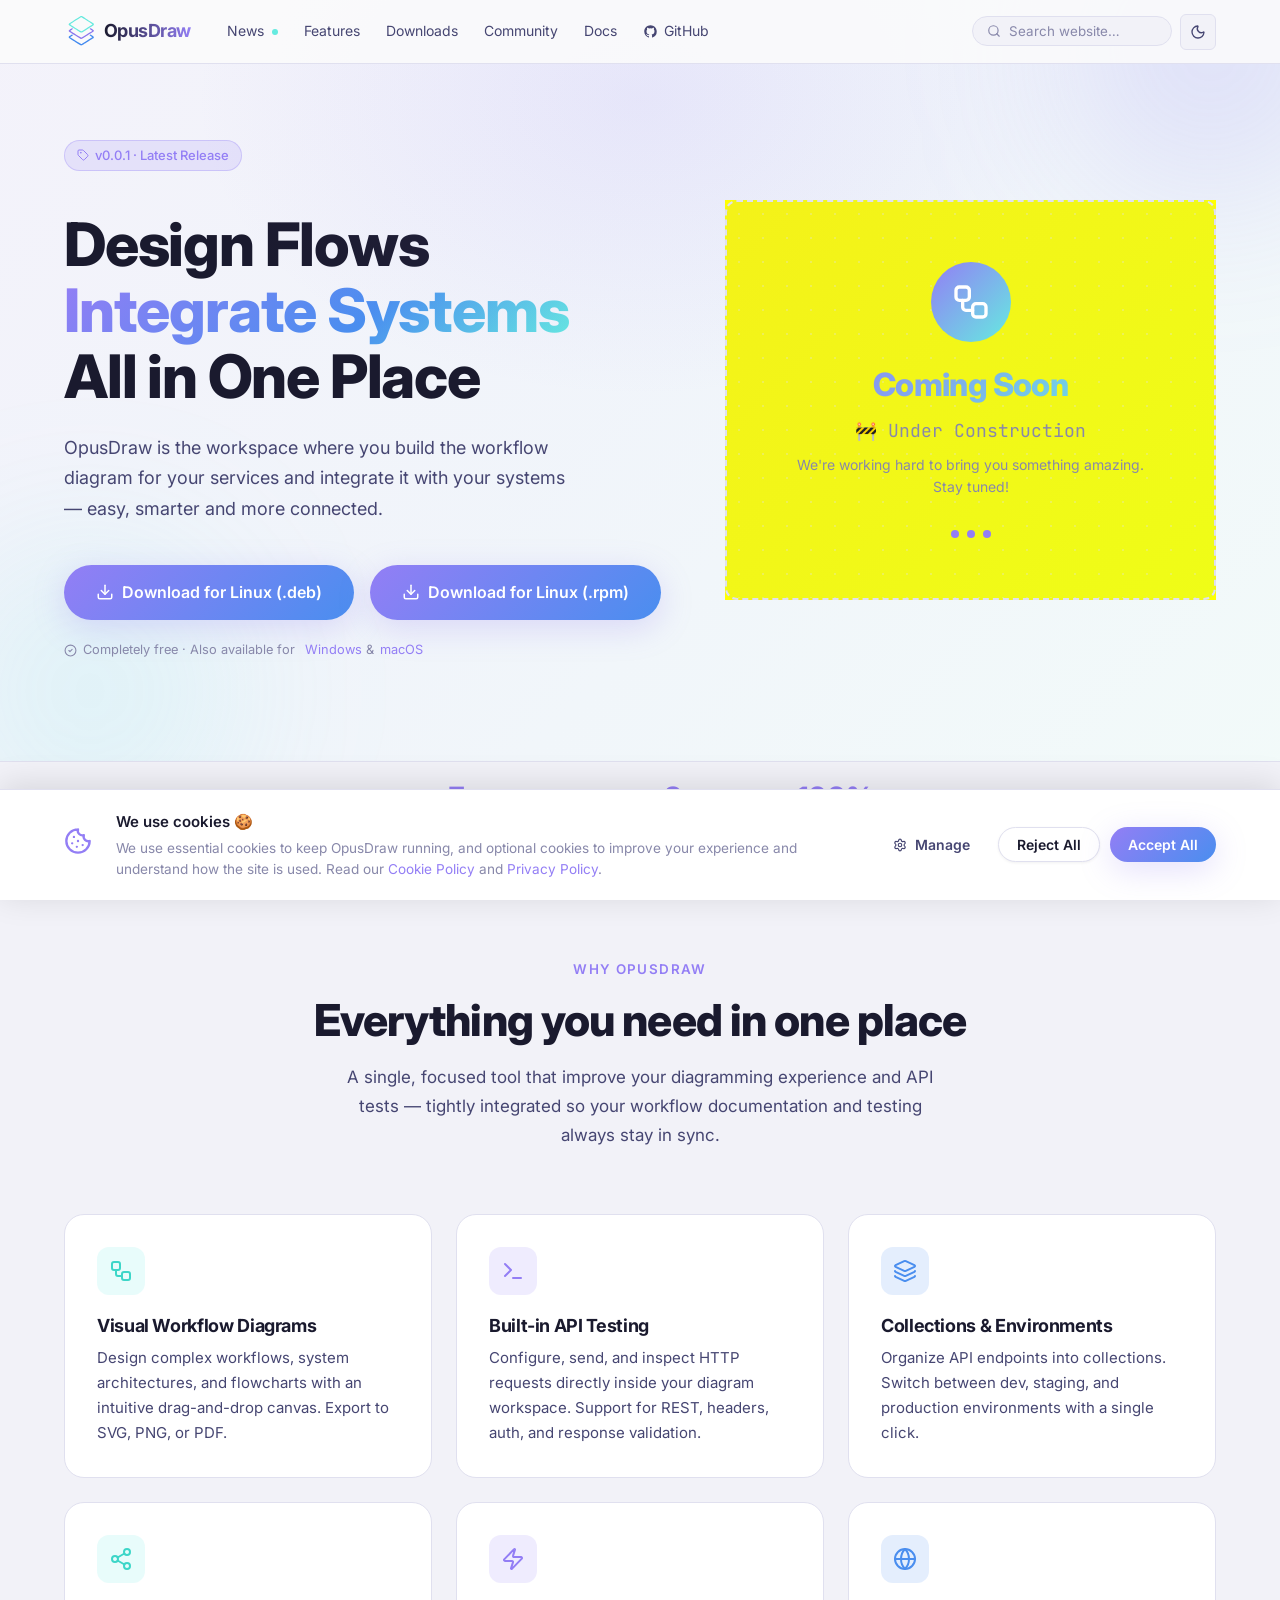
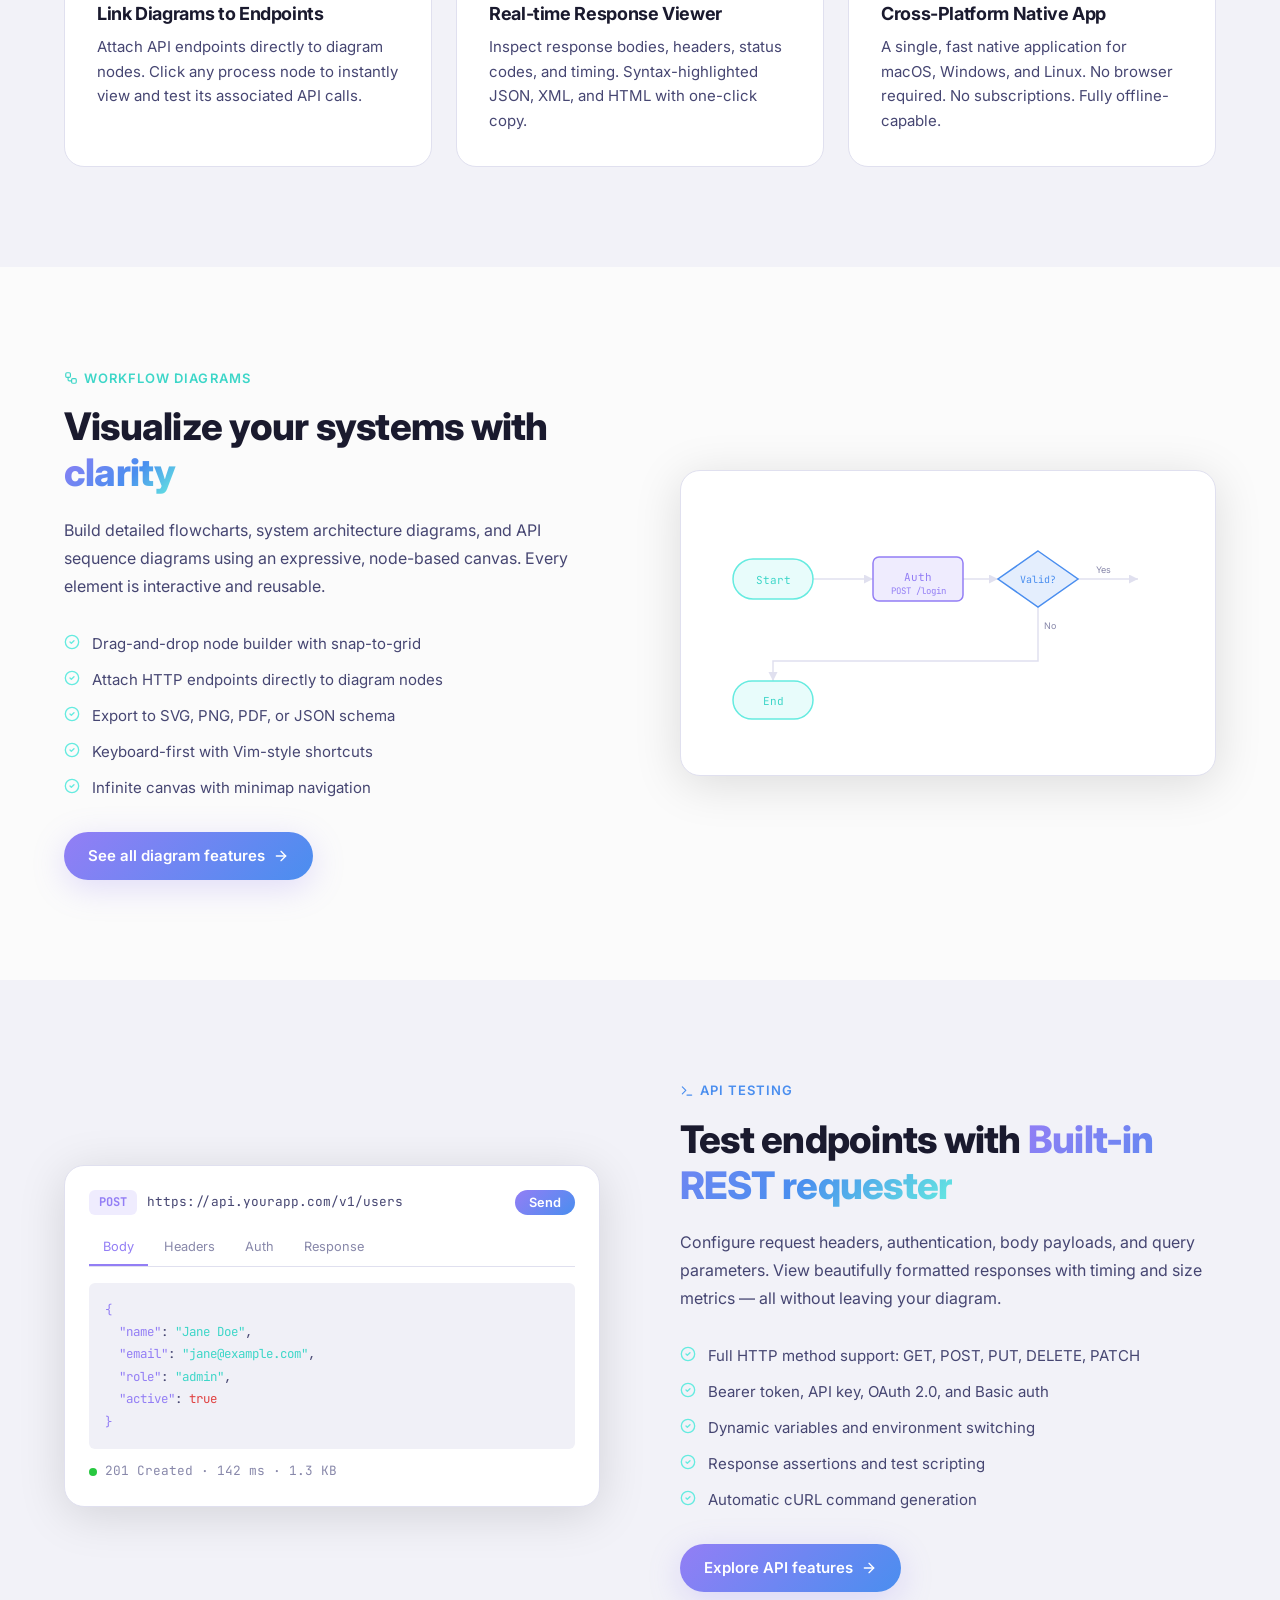
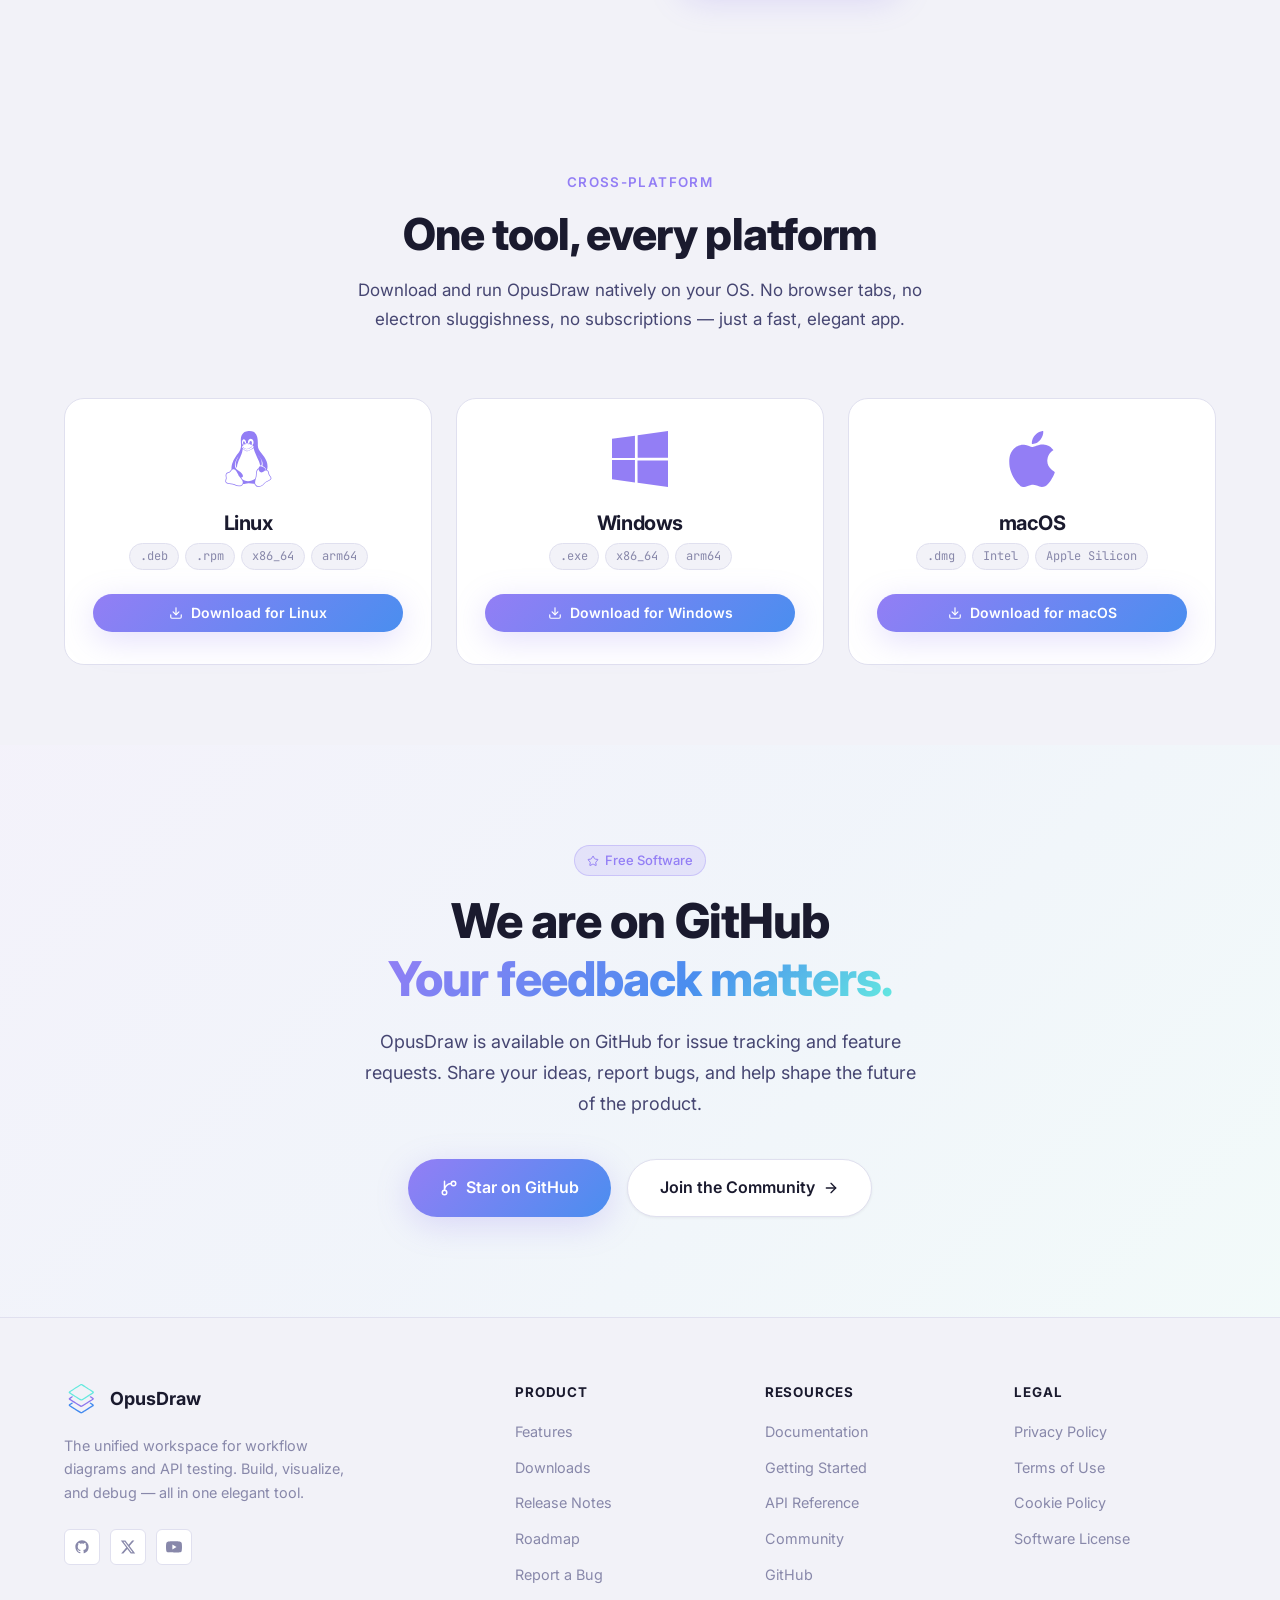
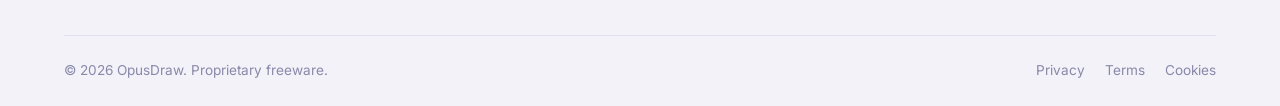
<file: index.html>
<!doctype html>
<html lang="en" data-theme="light">
  <head>
    <meta charset="UTF-8" />
    <link rel="icon" type="image/x-icon" href="/favicon.ico" />
    <meta name="viewport" content="width=device-width, initial-scale=1.0" />

    <!-- Primary Meta Tags -->
    <title>OpusDraw — Build powerful workflow diagrams</title>
    <meta name="title" content="OpusDraw — Build powerful workflow diagrams" />
    <meta name="description" content="OpusDraw combines powerful workflow diagram creation and systems integration. Design, document and test — all in one place.. Available for Windows, macOS and Linux." />
    <meta name="keywords" content="workflow diagram, API testing, draw.io alternative, postman alternative, diagram tool, REST client, endpoint testing, software architecture" />
    <meta name="author" content="OpusDraw" />
    <meta name="robots" content="index, follow" />
    <meta name="theme-color" content="#937ef5" />

    <!-- Open Graph / Facebook -->
    <meta property="og:type" content="website" />
    <meta property="og:url" content="https://opusdraw.com/" />
    <meta property="og:title" content="OpusDraw — Build powerful workflow diagrams" />
    <meta property="og:description" content="OpusDraw combines powerful workflow diagram creation and systems integration. Design, document and test — all in one place." />
    <meta property="og:image" content="https://opusdraw.com/og-image.png" />
    <meta property="og:site_name" content="OpusDraw" />
    <meta property="og:locale" content="en_US" />

    <!-- Twitter -->
    <meta name="twitter:card" content="summary_large_image" />
    <meta name="twitter:url" content="https://opusdraw.com/" />
    <meta name="twitter:title" content="OpusDraw — Build powerful workflow diagrams" />
    <meta name="twitter:description" content="Combine powerful workflow diagrams with API endpoint testing. Available for Windows, macOS, and Linux." />
    <meta name="twitter:image" content="https://opusdraw.com/og-image.png" />

    <!-- Canonical -->
    <link rel="canonical" href="https://opusdraw.com/" />

    <!-- Structured Data -->
    <script type="application/ld+json">
    {
      "@context": "https://schema.org",
      "@type": "SoftwareApplication",
      "name": "OpusDraw",
      "applicationCategory": "DeveloperApplication",
      "operatingSystem": "Windows, macOS, Linux",
      "description": "OpusDraw is a powerful workflow diagram creation",
      "offers": {
        "@type": "Offer",
        "price": "0",
        "priceCurrency": "USD"
      },
      "url": "https://opusdraw.com",
      "downloadUrl": "https://opusdraw.com/download",
      "softwareVersion": "1.0.0",
      "releaseNotes": "https://opusdraw.com/news"
    }
    </script>
    <!-- NOTE: Update softwareVersion above to match VERSION in src/config/constants.ts -->

    <!-- Google Fonts -->
    <link rel="preconnect" href="https://fonts.googleapis.com" />
    <link rel="preconnect" href="https://fonts.gstatic.com" crossorigin />
    <link href="https://fonts.googleapis.com/css2?family=Inter:wght@300;400;500;600;700;800&family=JetBrains+Mono:wght@400;500&display=swap" rel="stylesheet" />
    <script type="module" crossorigin src="/assets/index-MdqsMY6i.js"></script>
    <link rel="stylesheet" crossorigin href="/assets/index-Bxl8lqng.css">
  </head>
  <body>
    <div id="app"></div>
  </body>
</html>
</file>
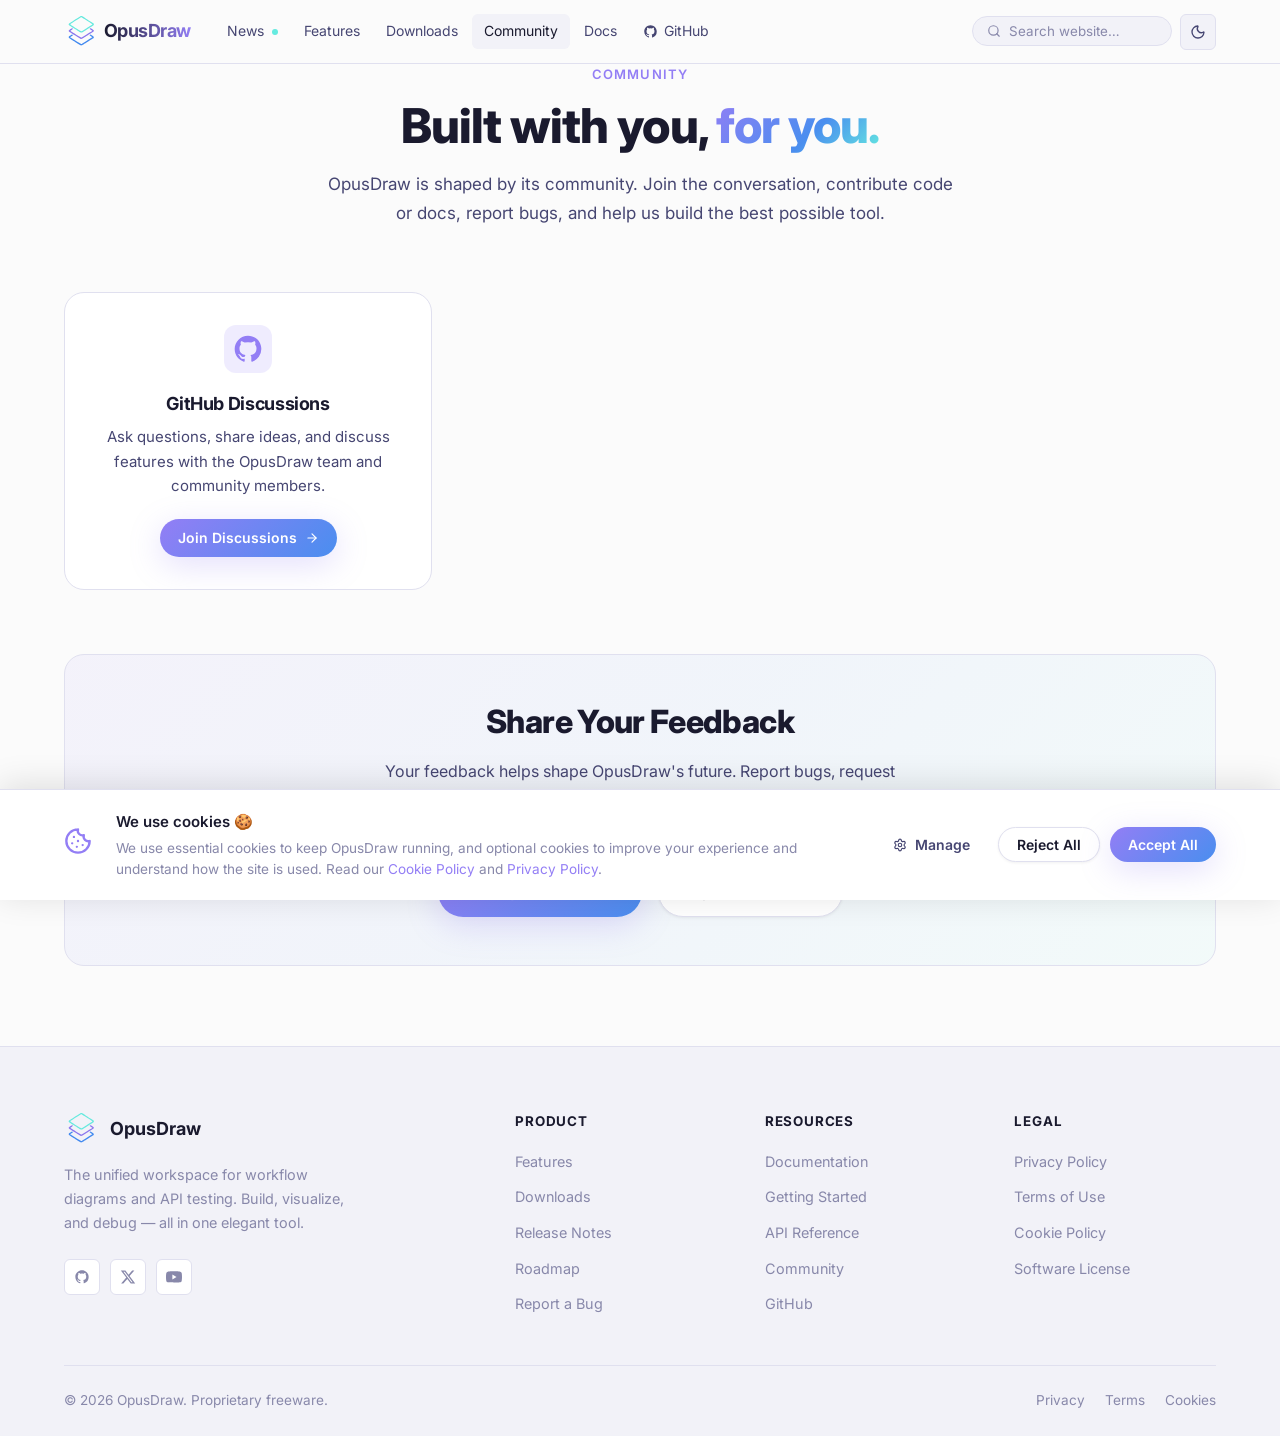
<file: community/index.html>
<!DOCTYPE html>
<html>
<head>
  <title>Community OpusDraw</title>
  <meta name="description" content="OpusDraw is shaped by its community. Join the conversation, contribute code or docs, report bugs, and help us build the best possible tool.">
  <meta http-equiv="refresh" content="0; url=/#/community">
  <link rel="canonical" href="/#/community" />
  <script type="text/javascript">
    window.location.href = "/#/community"
  </script>
</head>
<body>
<p>If you are not redirected automatically, follow this <a href="/#/community">link to the download page</a>.</p>
</body>
</html>
</file>
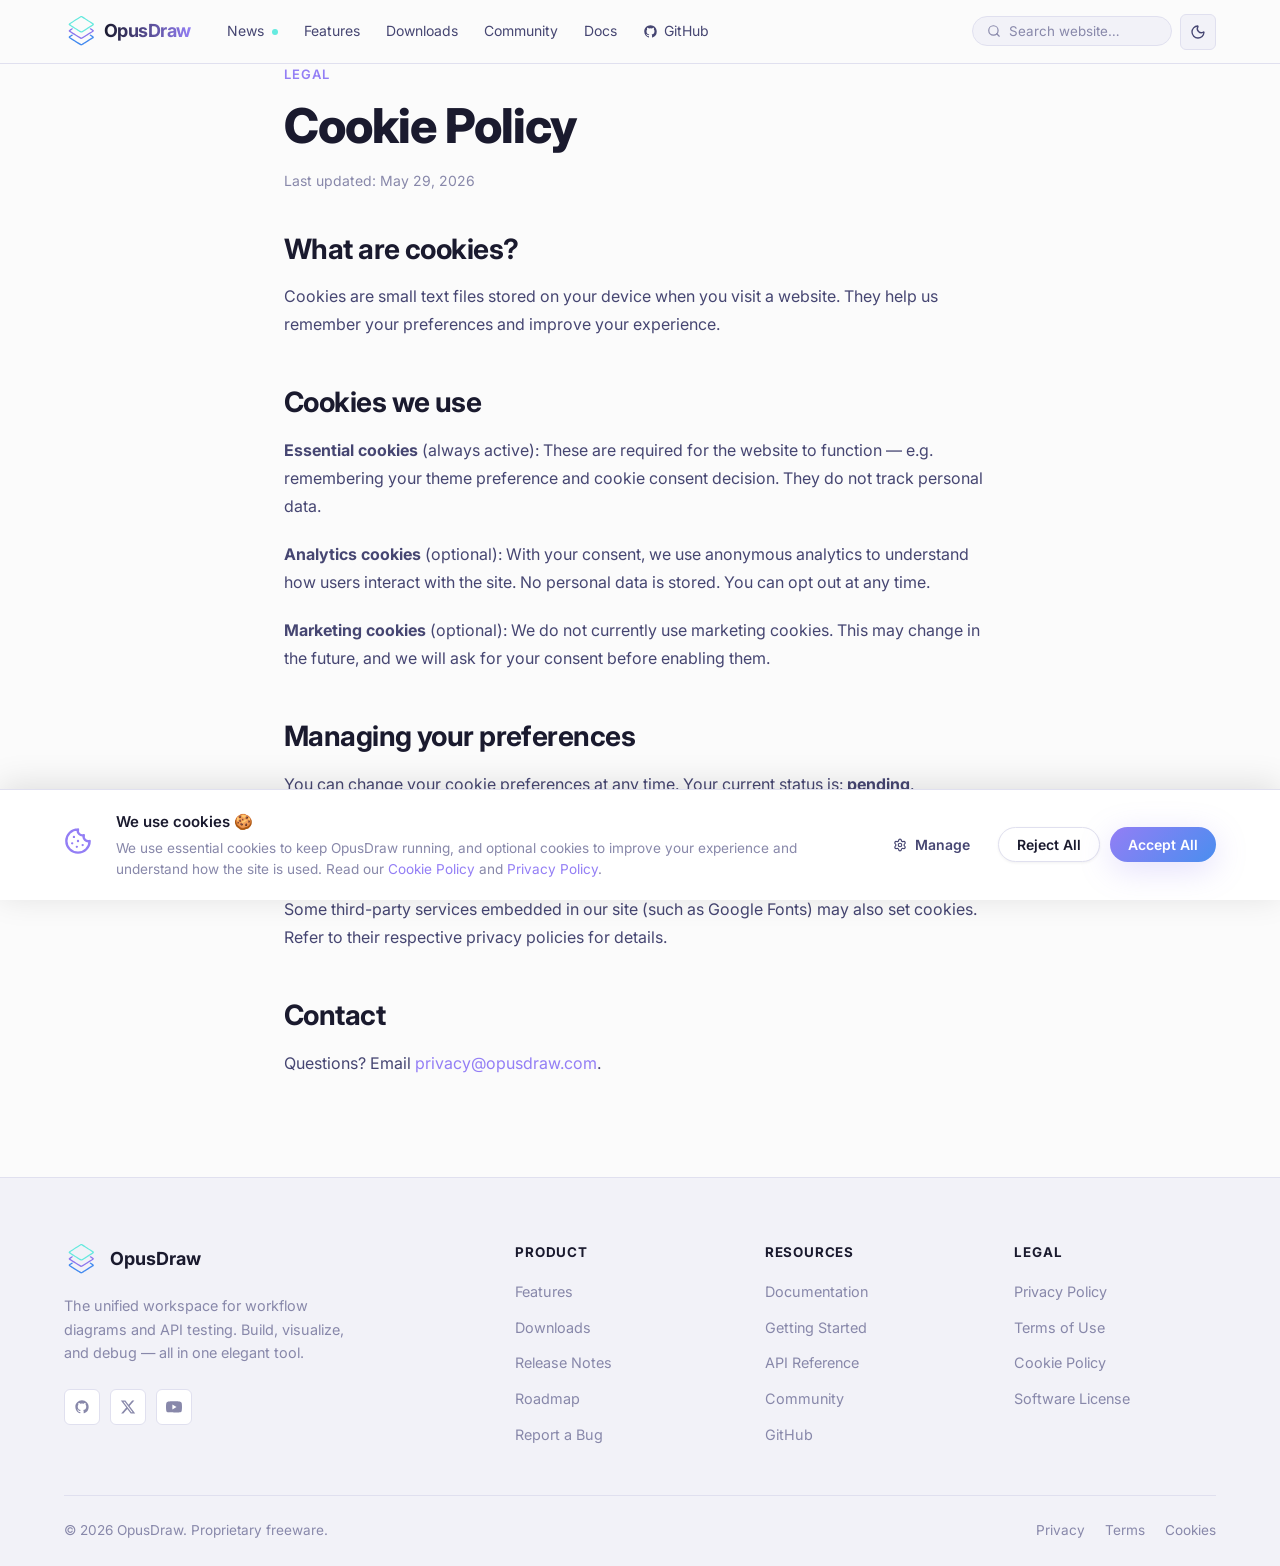
<file: cookies/index.html>
<!DOCTYPE html>
<html>
<head>
  <title>Cookies OpusDraw</title>
  <meta http-equiv="refresh" content="0; url=/#/cookies">
  <link rel="canonical" href="/#/cookies" />
  <script type="text/javascript">
    window.location.href = "/#/cookies"
  </script>
</head>
<body>
<p>If you are not redirected automatically, follow this <a href="/#/cookies">link to the download page</a>.</p>
</body>
</html>
</file>
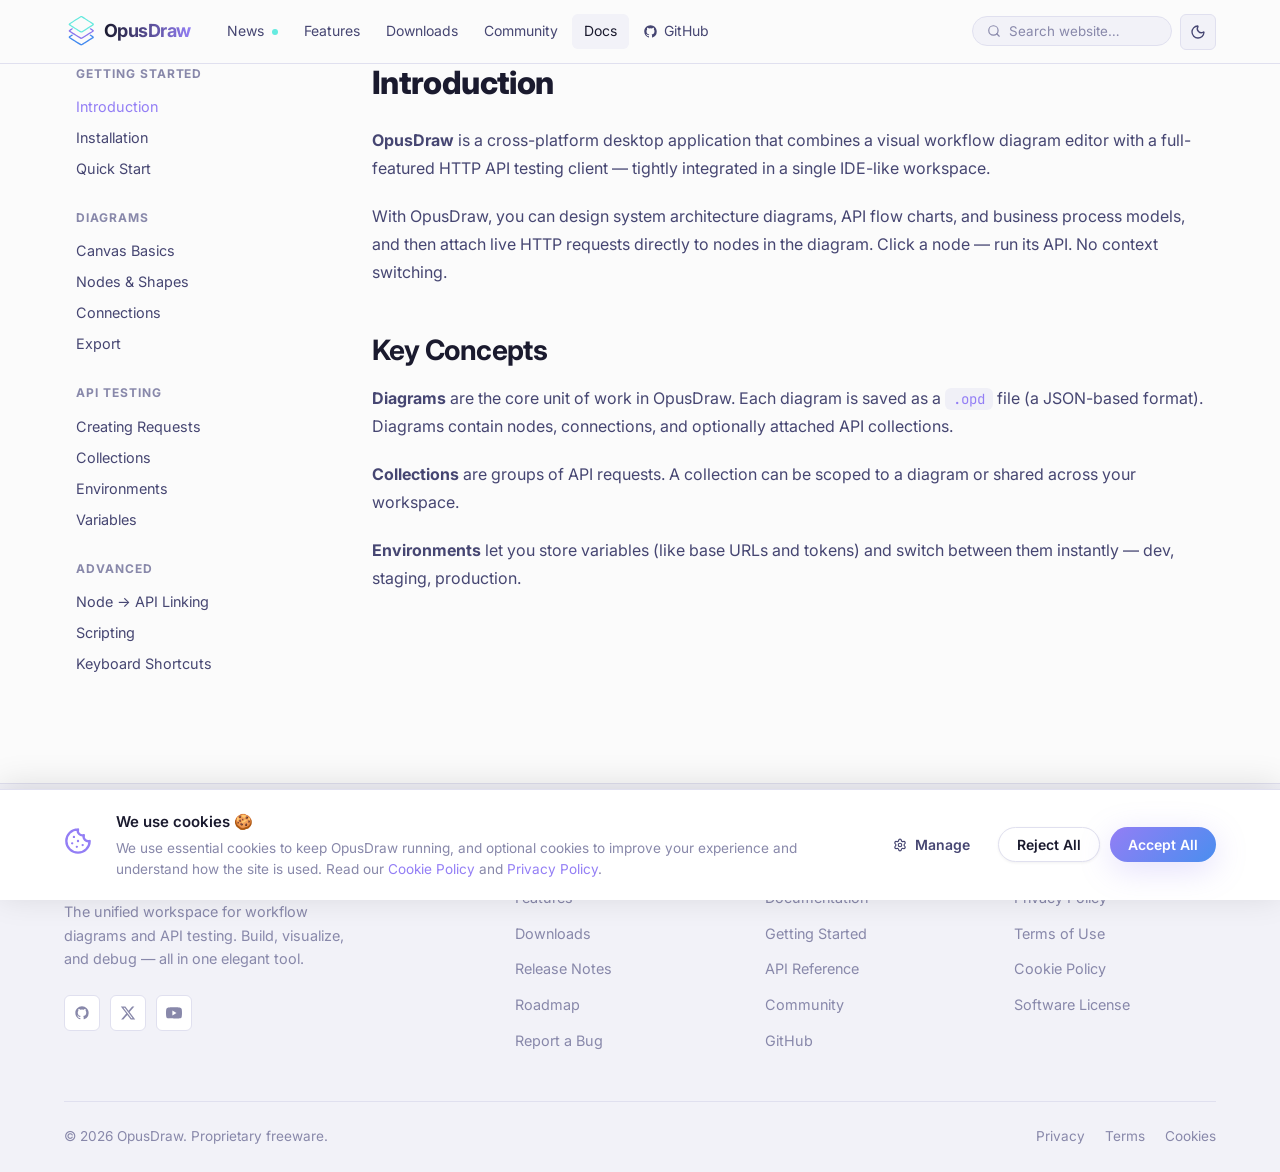
<file: docs/index.html>
<!DOCTYPE html>
<html>
<head>
  <title>Docs OpusDraw</title>
  <meta name="description" content="All documentation regarding installation and use in one place.">
  <meta http-equiv="refresh" content="0; url=/#/docs">
  <link rel="canonical" href="/#/docs" />
  <script type="text/javascript">
    window.location.href = "/#/docs"
  </script>
</head>
<body>
<p>If you are not redirected automatically, follow this <a href="/#/docs">link to the download page</a>.</p>
</body>
</html>
</file>
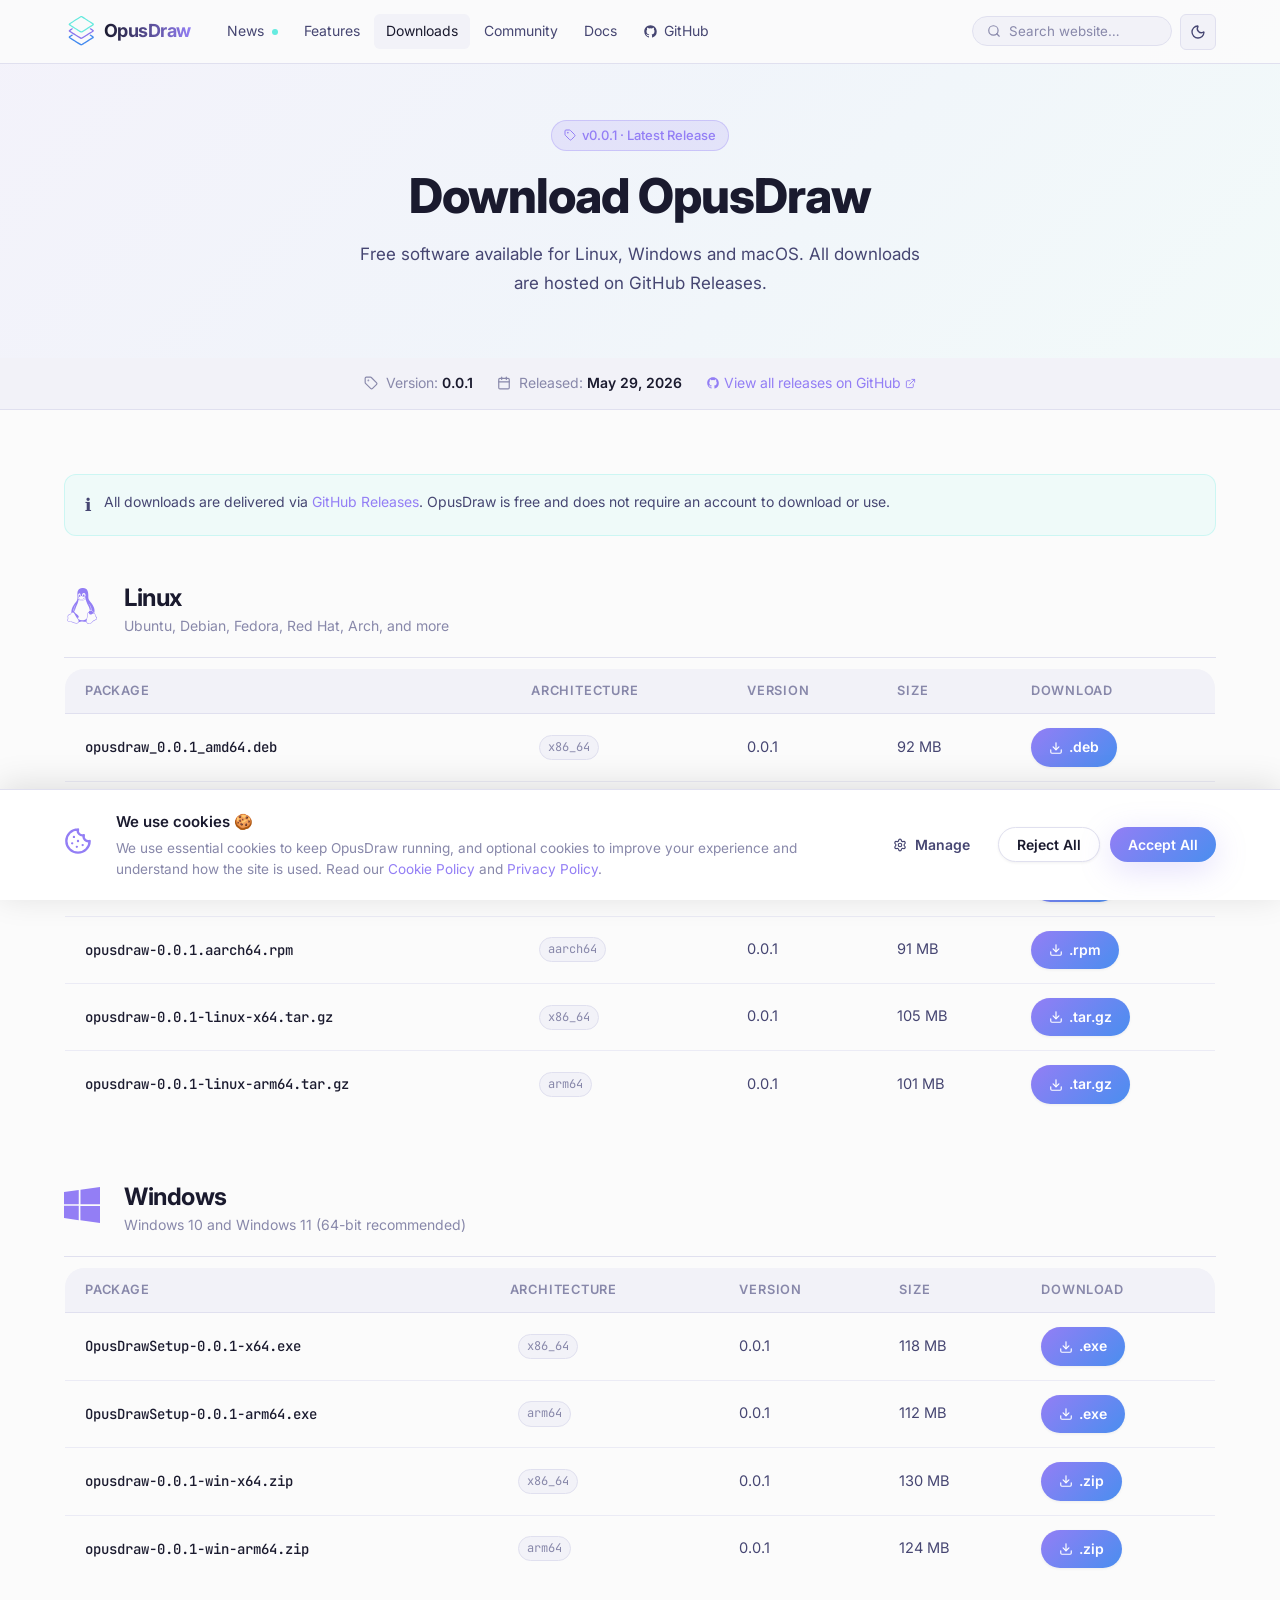
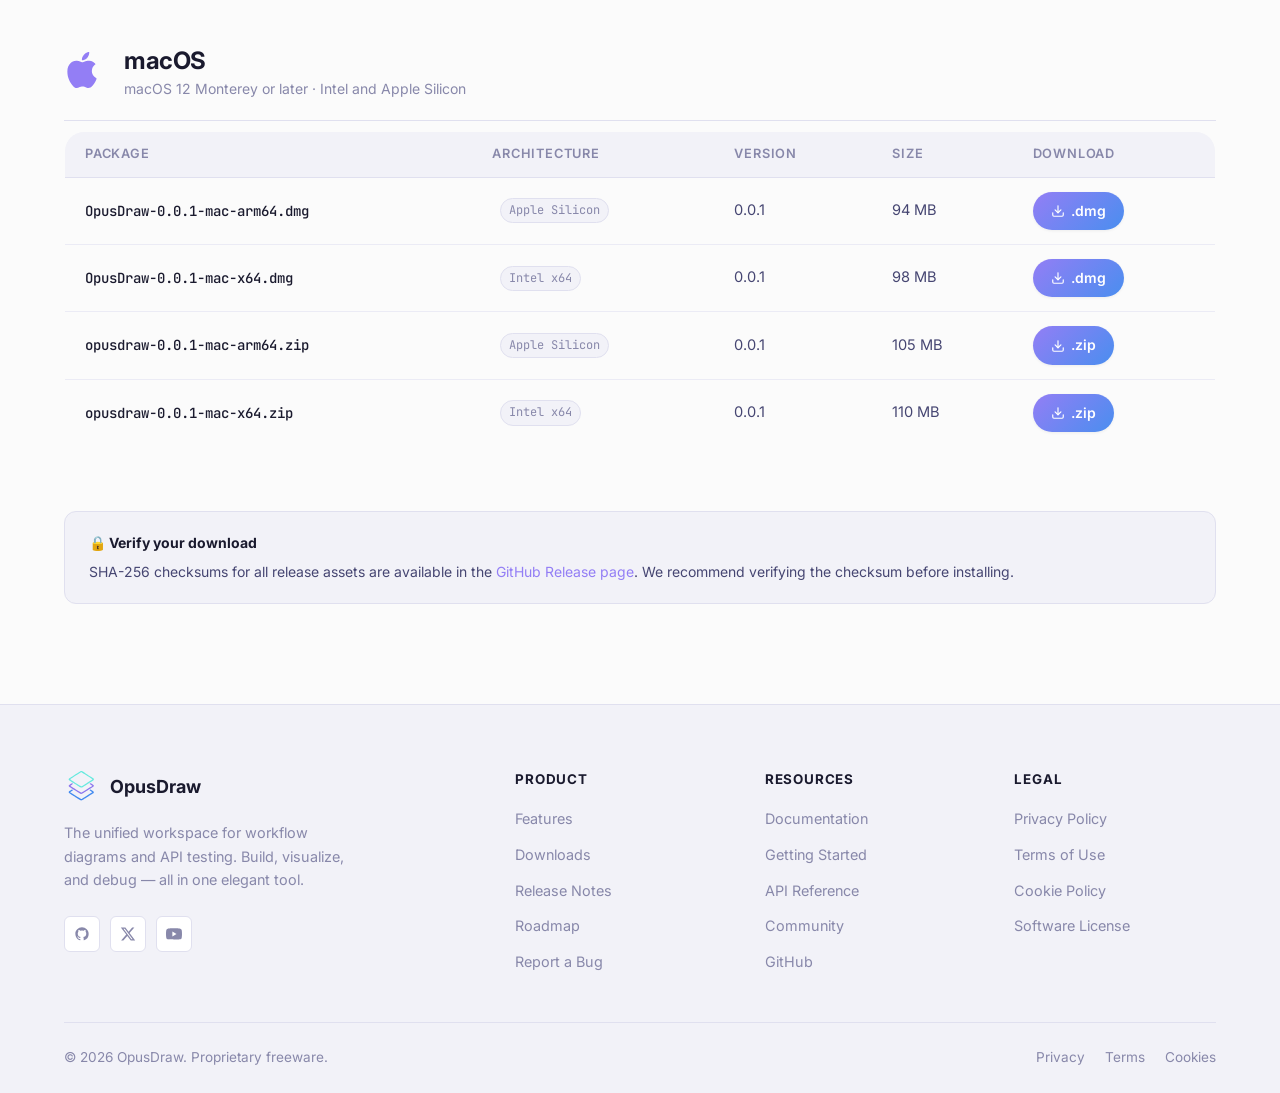
<file: download/index.html>
<!DOCTYPE html>
<html>
<head>
  <title>Download OpusDraw</title>
  <meta name="description" content="Download the latest version of OpusDraw, the powerful workflow diagram creator. Available for Windows, macOS and Linux.">
  <meta http-equiv="refresh" content="0; url=/#/download">
  <link rel="canonical" href="/#/download" />
  <script type="text/javascript">
    window.location.href = "/#/download"
  </script>
</head>
<body>
  <p>If you are not redirected automatically, follow this <a href="/#/download">link to the download page</a>.</p>
</body>
</html>
</file>
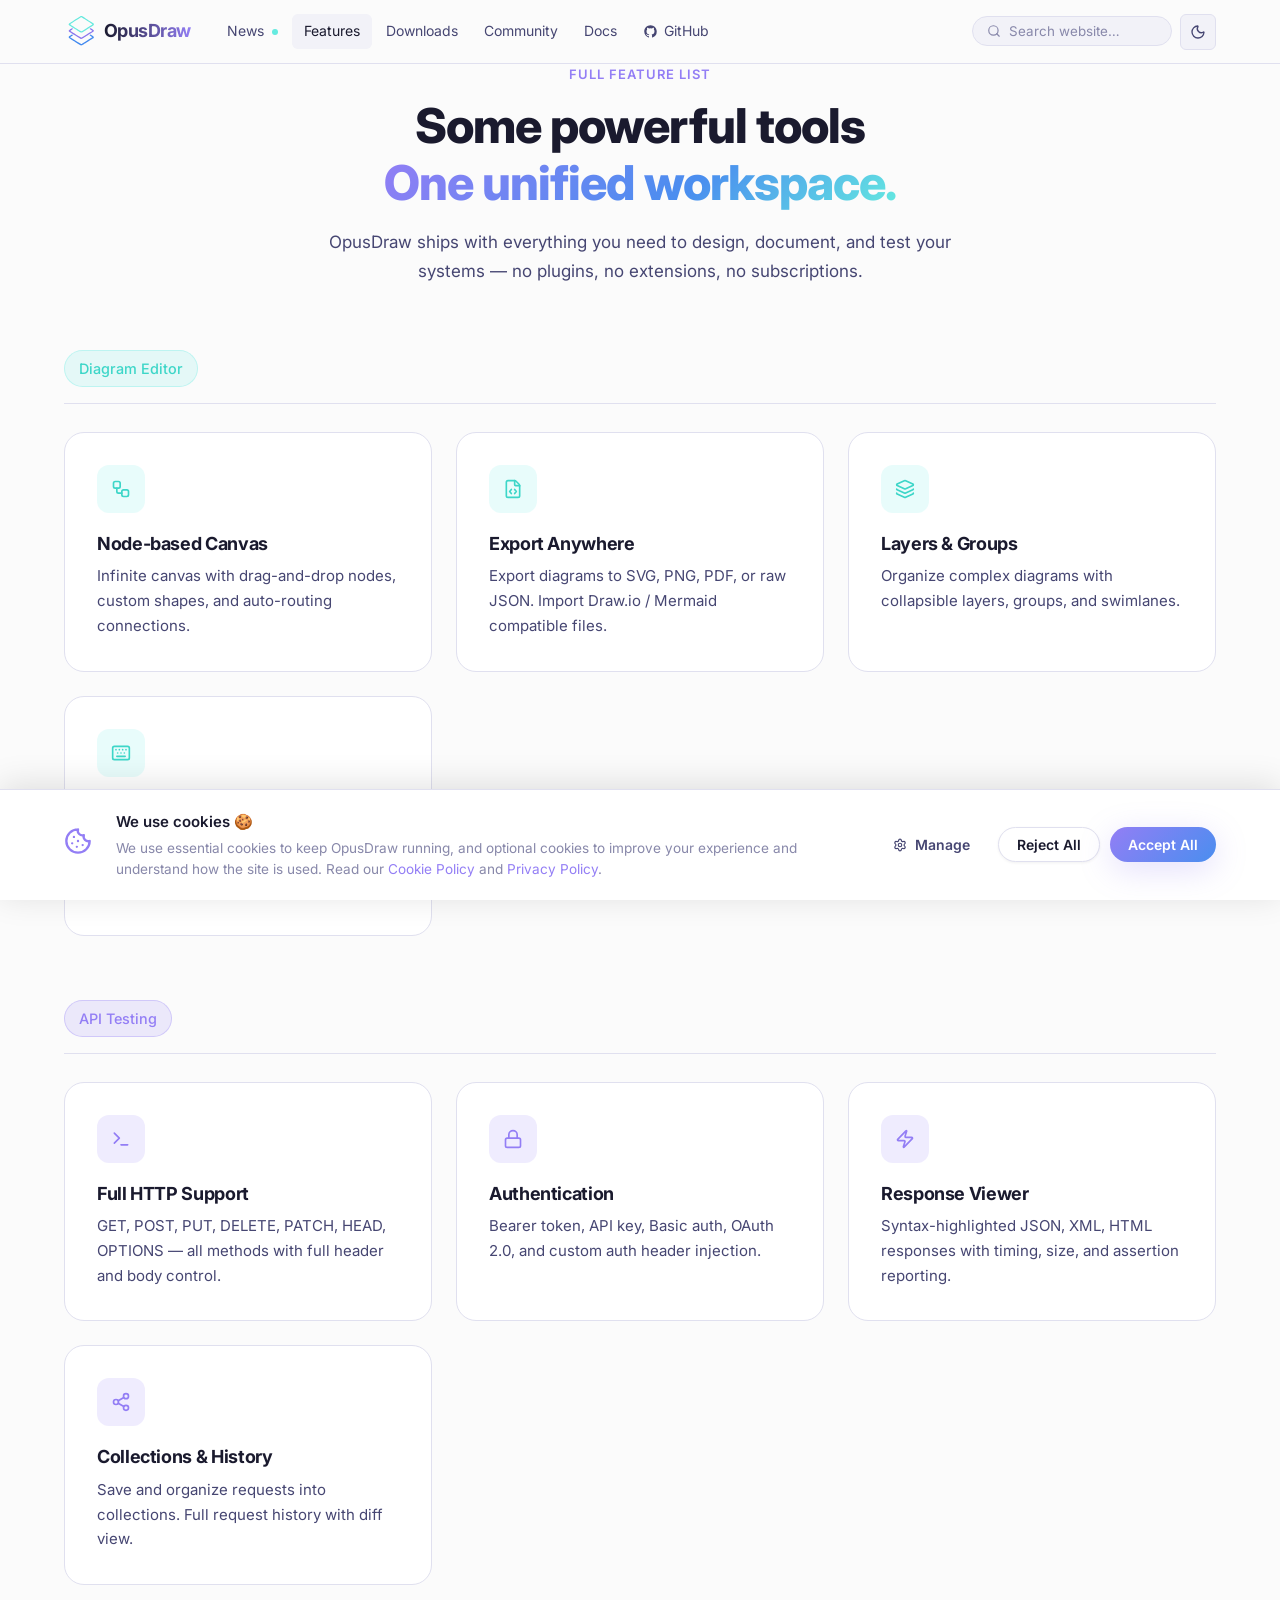
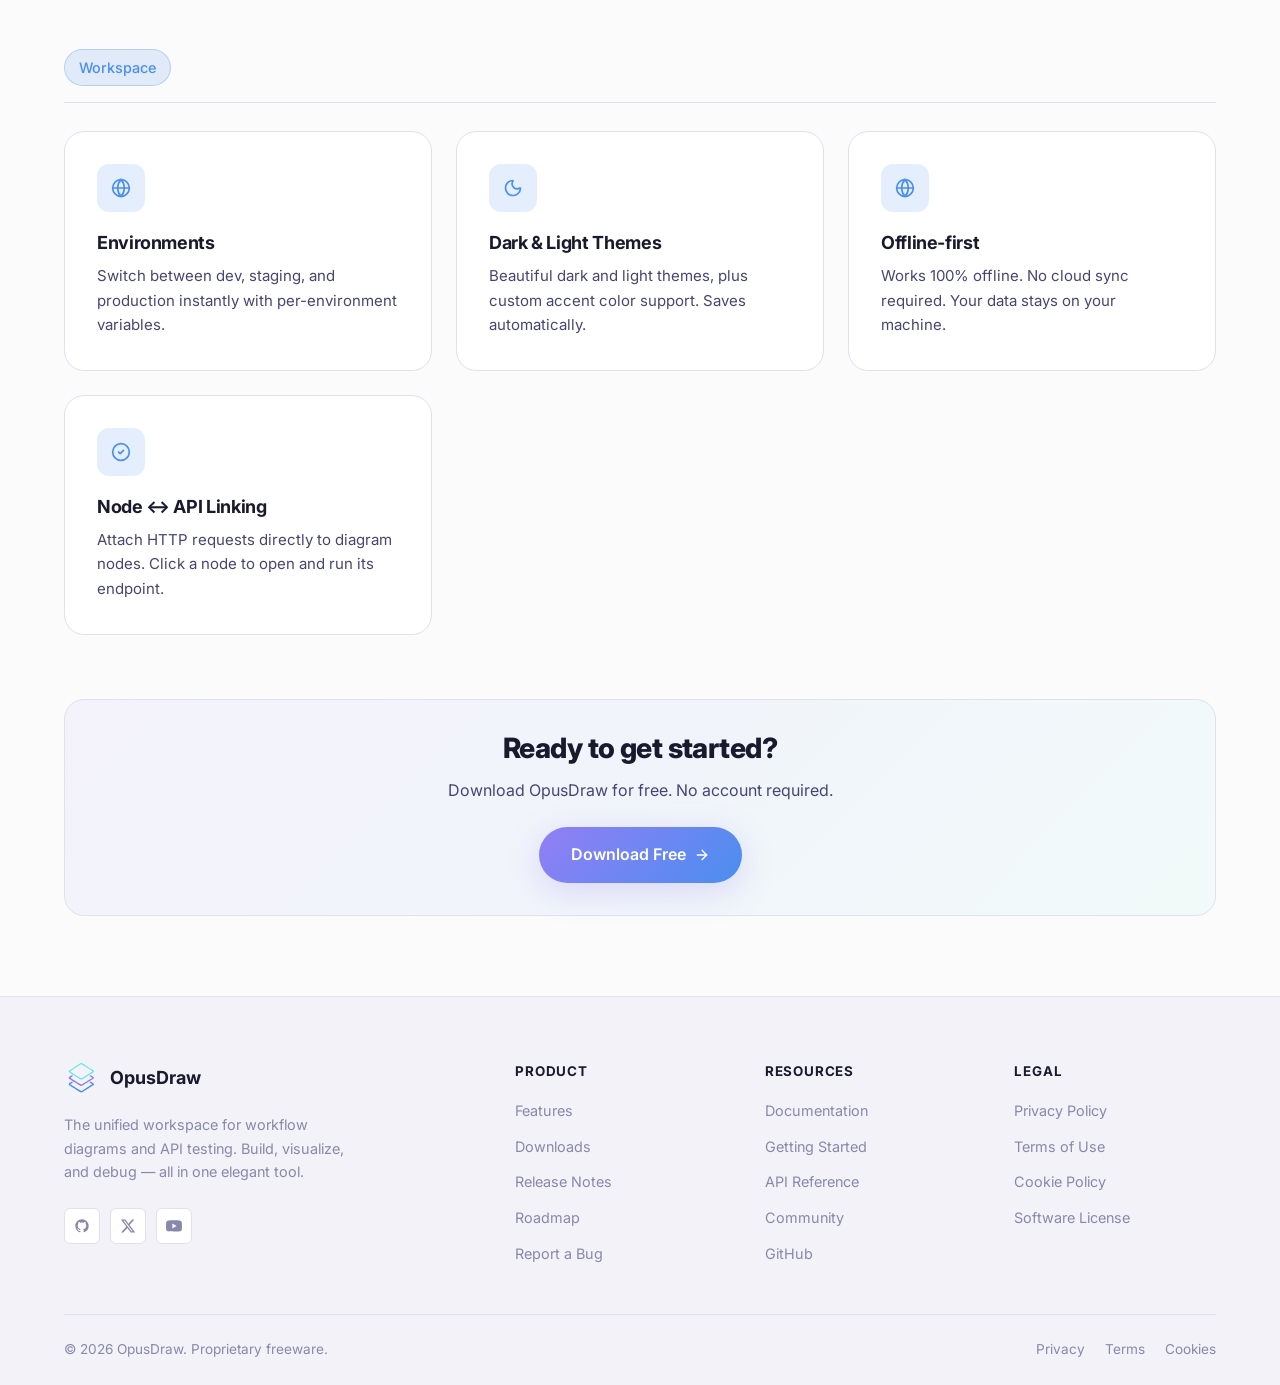
<file: features/index.html>
<!DOCTYPE html>
<html>
<head>
  <title>Features OpusDraw</title>
  <meta name="description" content="Find information about all features.">
  <meta http-equiv="refresh" content="0; url=/#/features">
  <link rel="canonical" href="/#/features" />
  <script type="text/javascript">
    window.location.href = "/#/features"
  </script>
</head>
<body>
<p>If you are not redirected automatically, follow this <a href="/#/features">link to the download page</a>.</p>
</body>
</html>
</file>
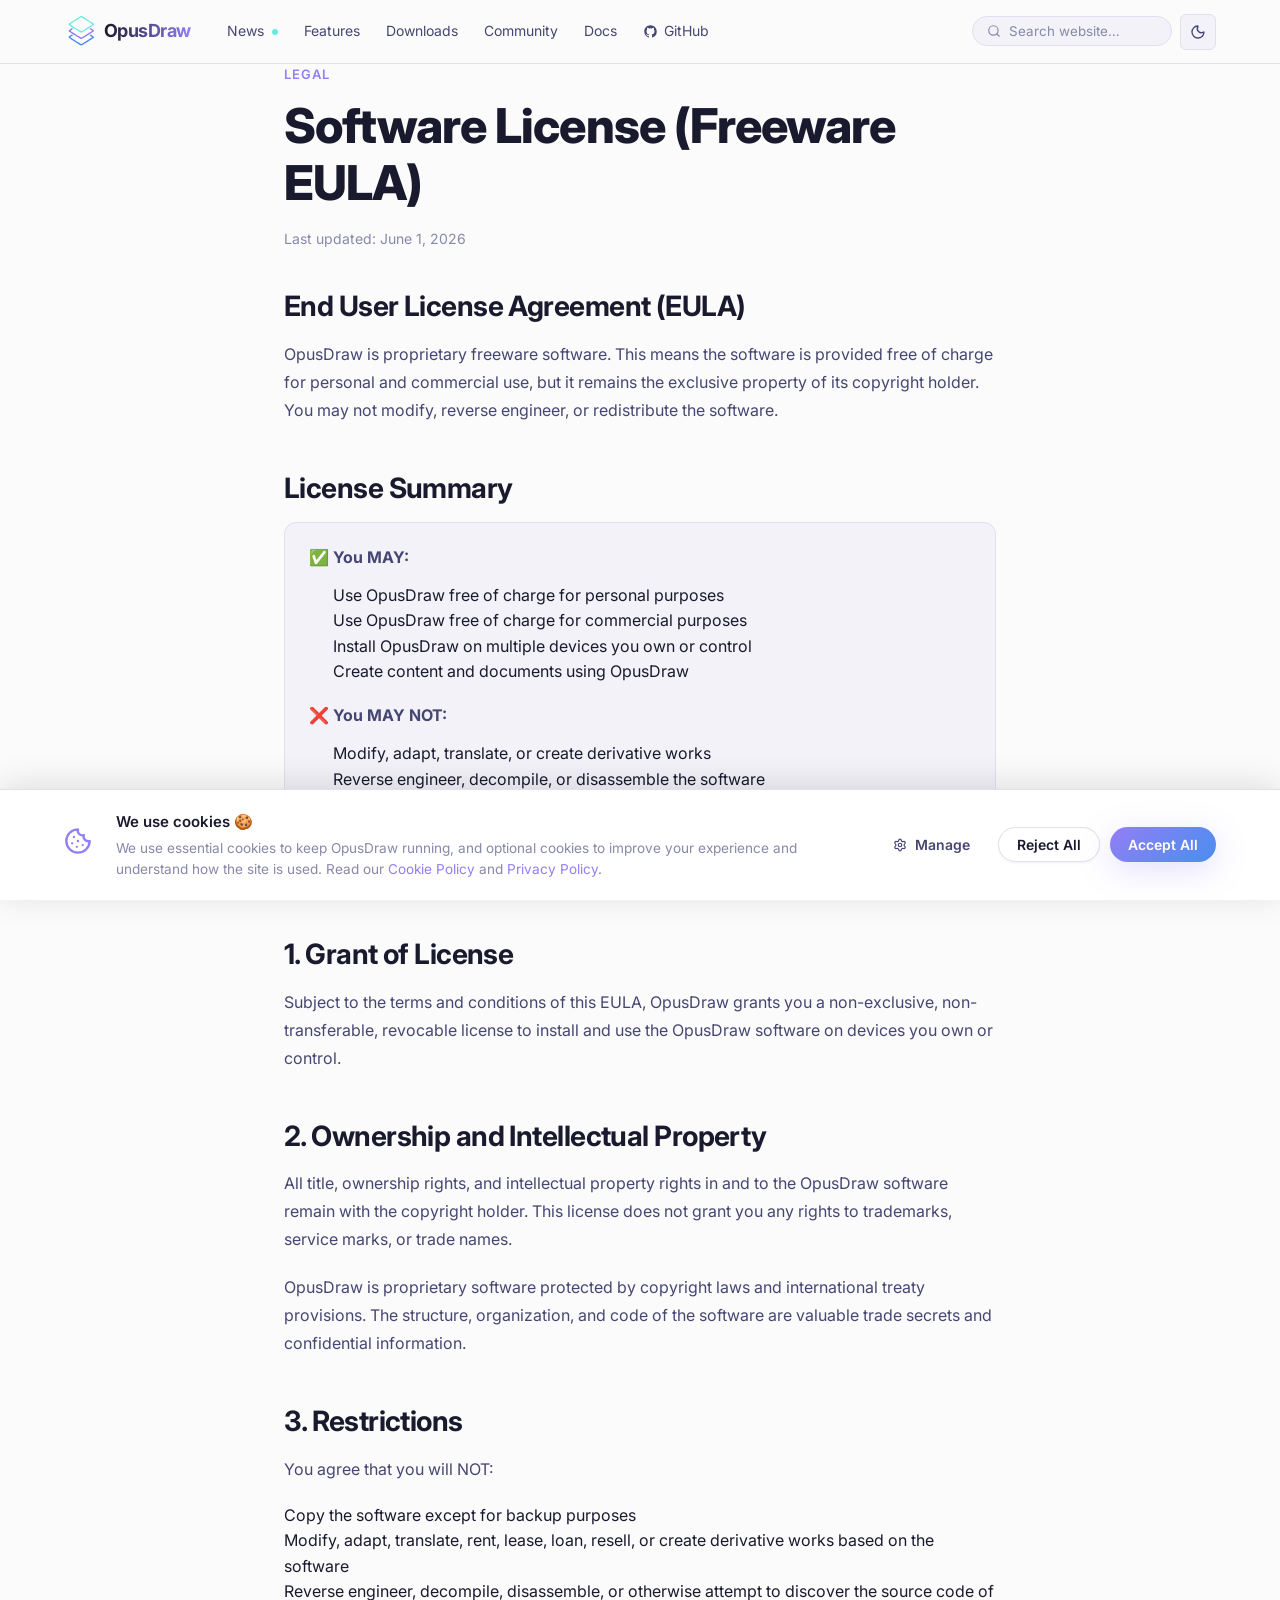
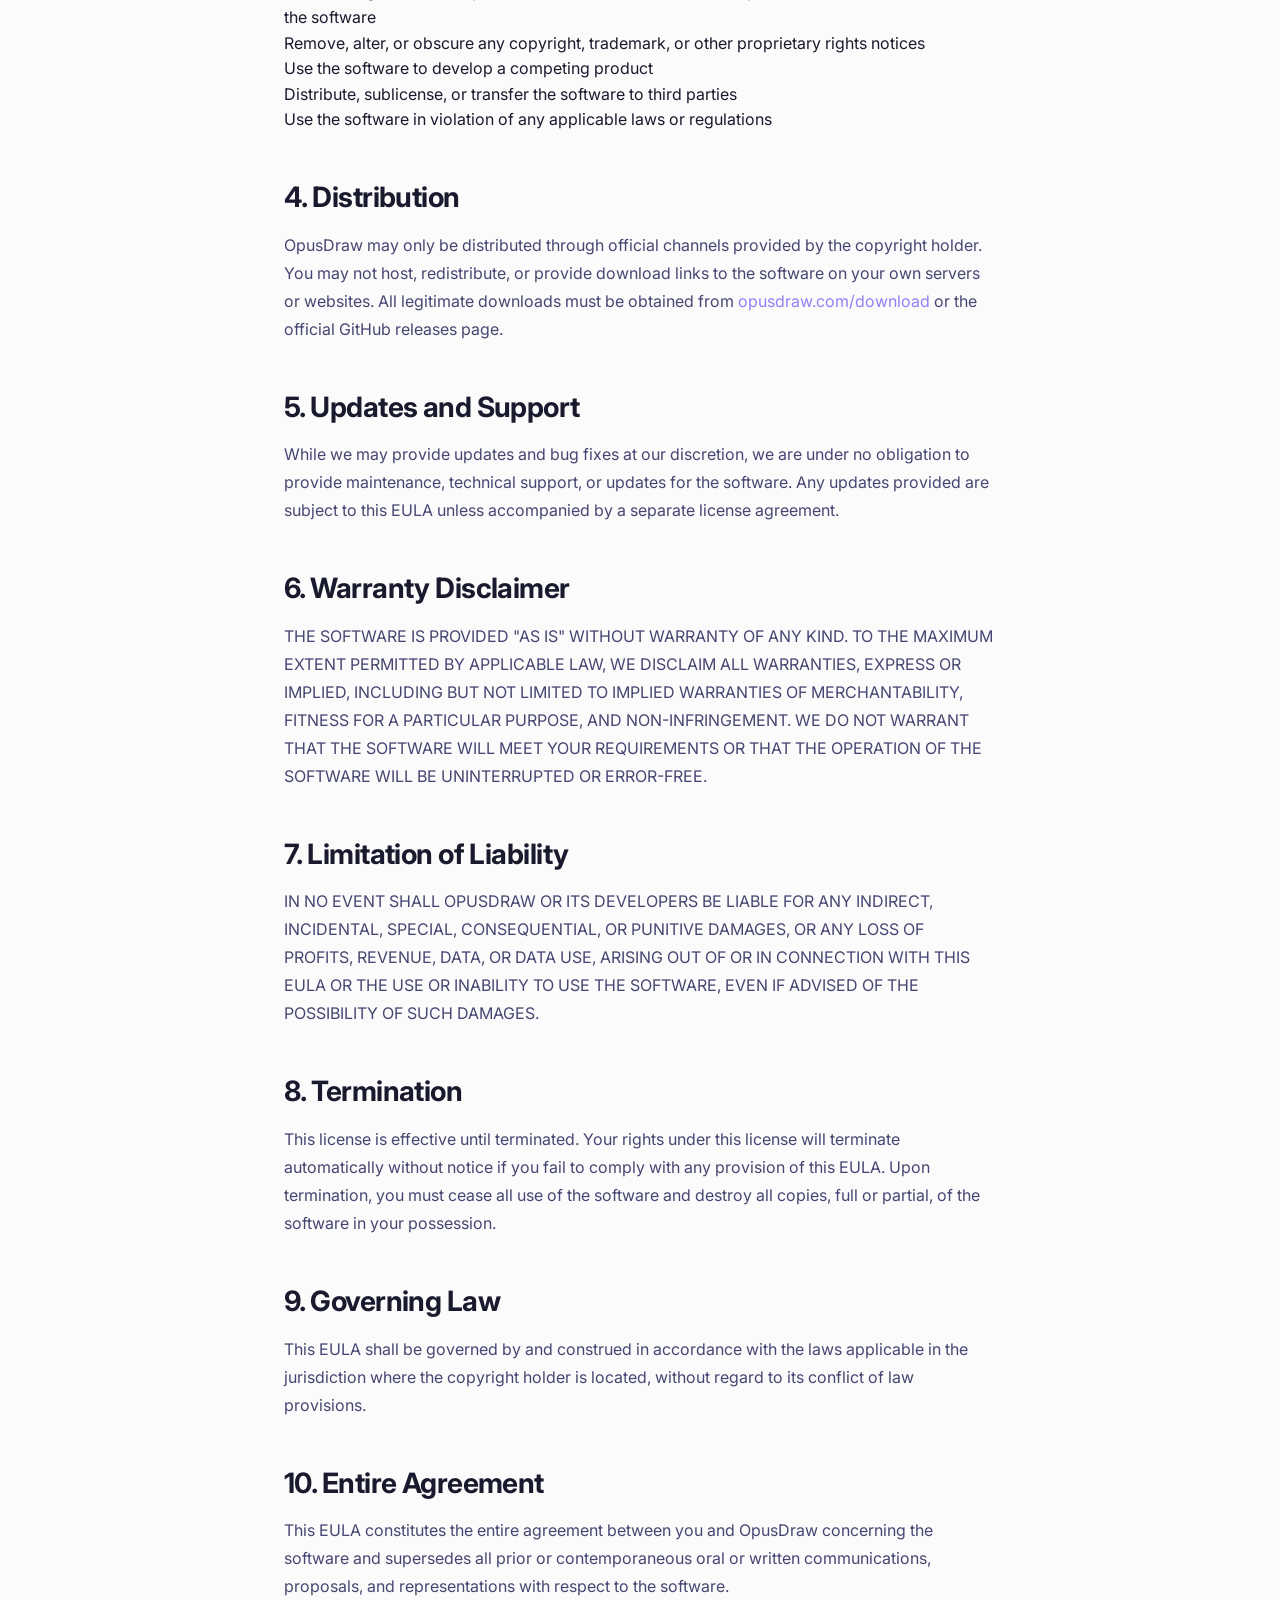
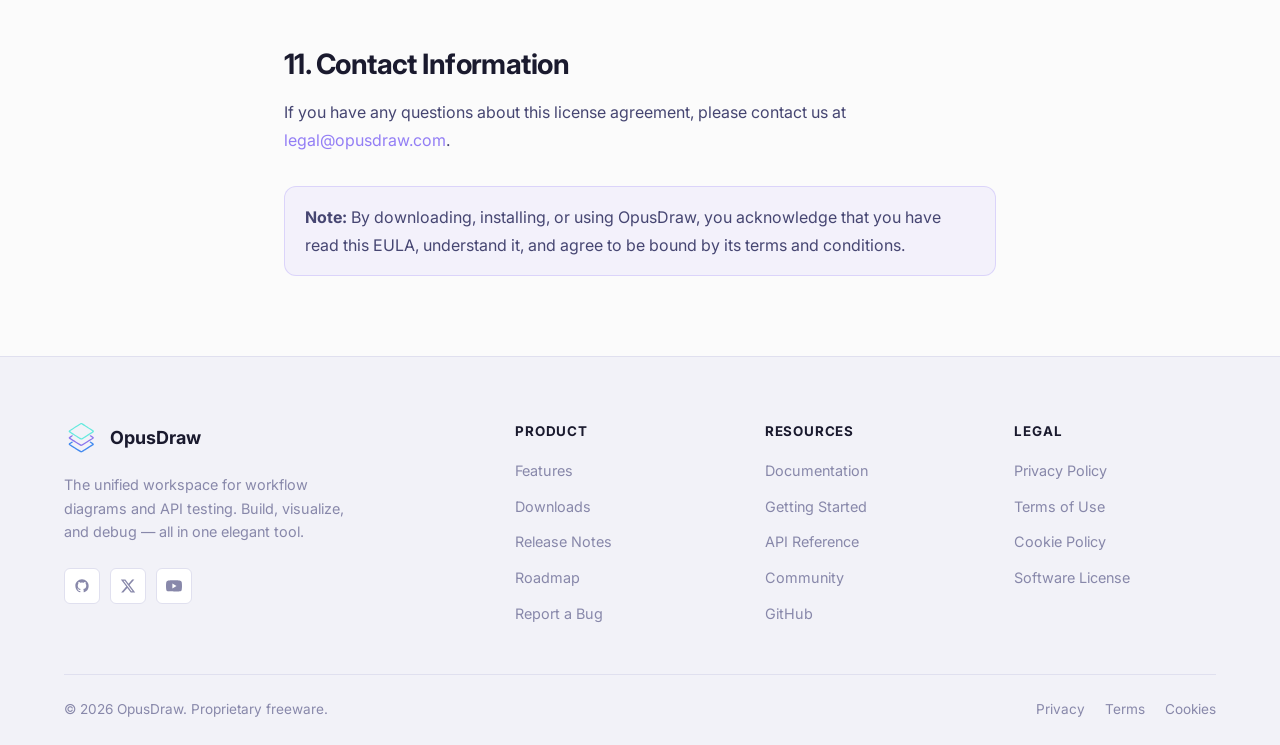
<file: licenses/index.html>
<!DOCTYPE html>
<html>
<head>
  <title>Licenses OpusDraw</title>
  <meta http-equiv="refresh" content="0; url=/#/licenses">
  <link rel="canonical" href="/#/licenses" />
  <script type="text/javascript">
    window.location.href = "/#/licenses"
  </script>
</head>
<body>
<p>If you are not redirected automatically, follow this <a href="/#/licenses">link to the download page</a>.</p>
</body>
</html>
</file>
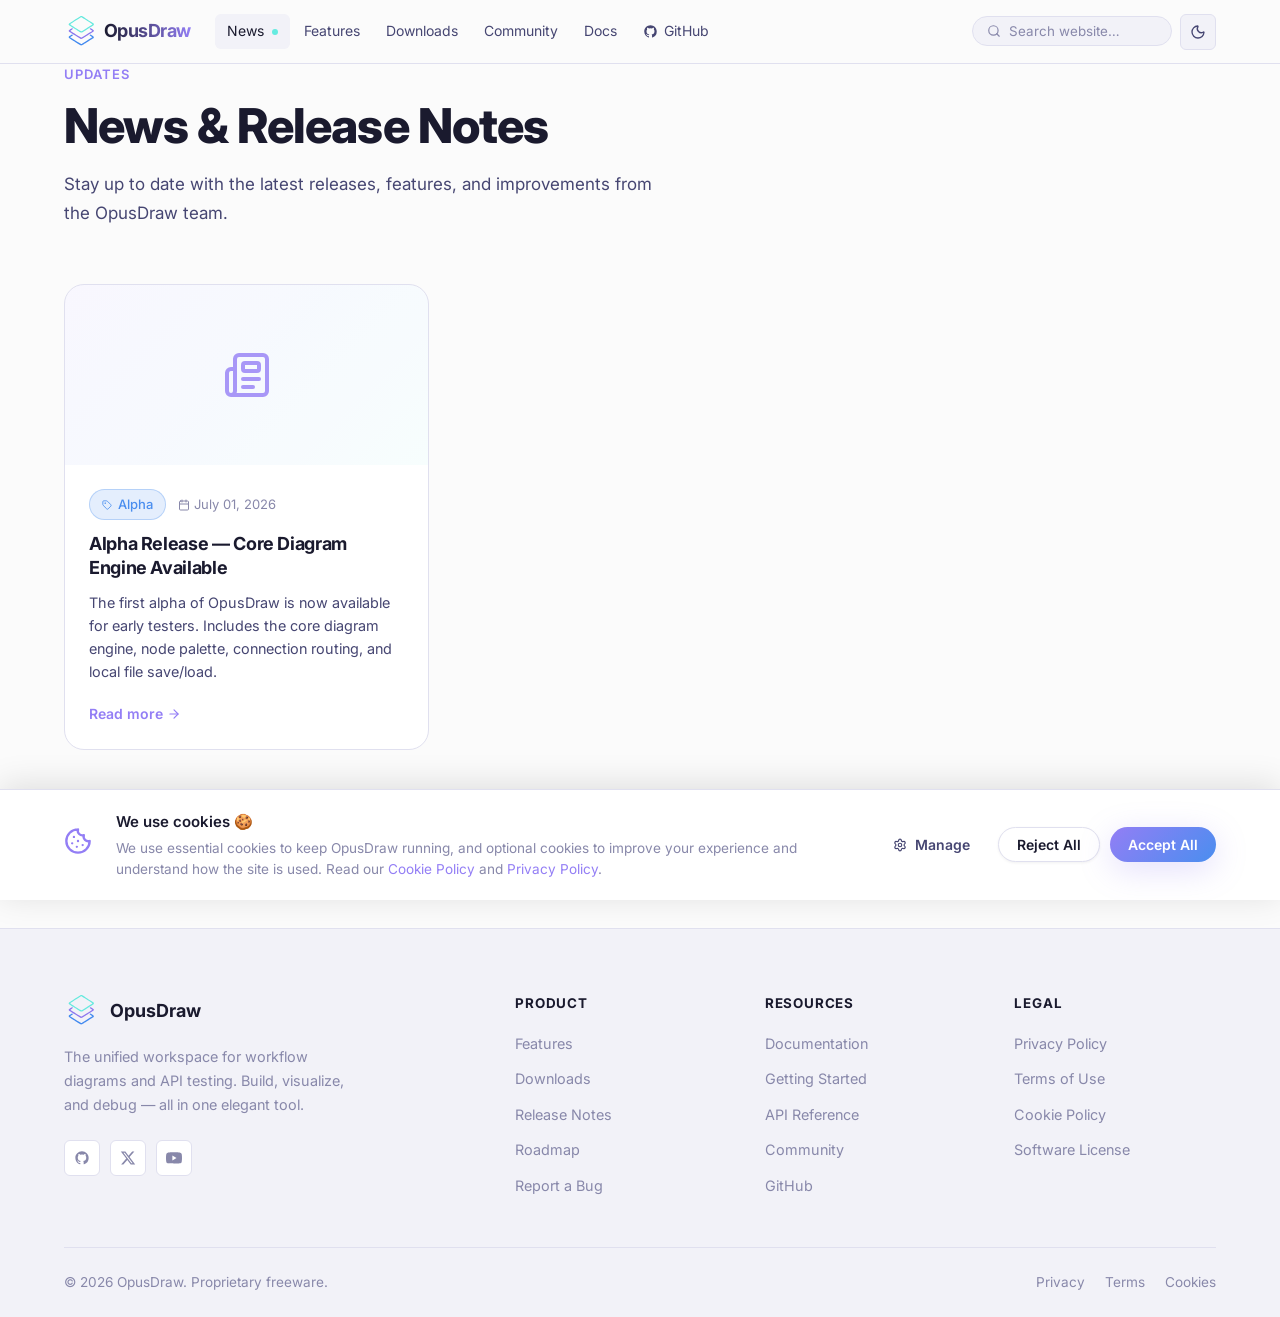
<file: news/index.html>
<!DOCTYPE html>
<html>
<head>
  <title>News</title>
  <meta name="description" content="Stay up to date with all the new features that have arrived at OpusDraw.">
  <meta http-equiv="refresh" content="0; url=/#/news">
  <link rel="canonical" href="/#/news" />
  <script type="text/javascript">
    window.location.href = "/#/news"
  </script>
</head>
<body>
  <p>If you are not redirected automatically, follow this <a href="/#/news">link to the news page</a>.</p>
</body>
</html>
</file>
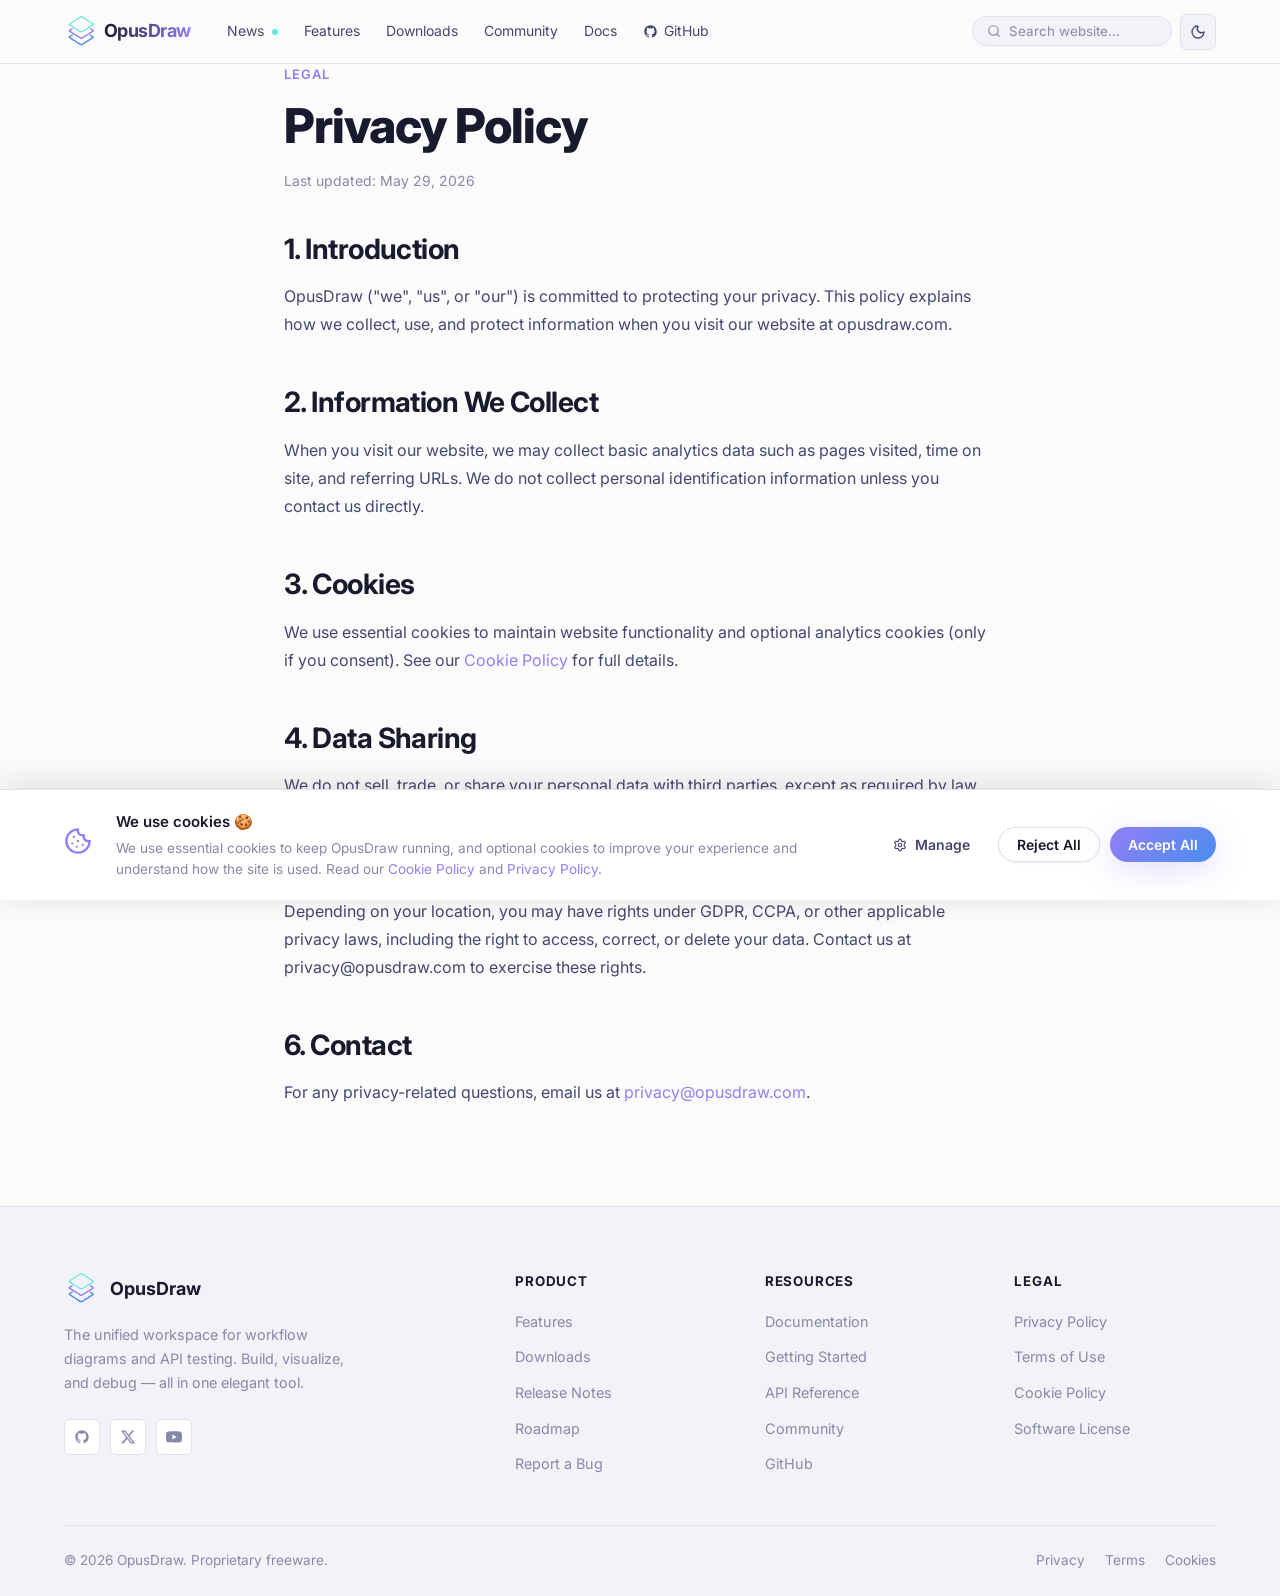
<file: privacy/index.html>
<!DOCTYPE html>
<html>
<head>
  <title>Privacy OpusDraw</title>
  <meta http-equiv="refresh" content="0; url=/#/privacy">
  <link rel="canonical" href="/#/privacy" />
  <script type="text/javascript">
    window.location.href = "/#/privacy"
  </script>
</head>
<body>
<p>If you are not redirected automatically, follow this <a href="/#/privacy">link to the download page</a>.</p>
</body>
</html>
</file>
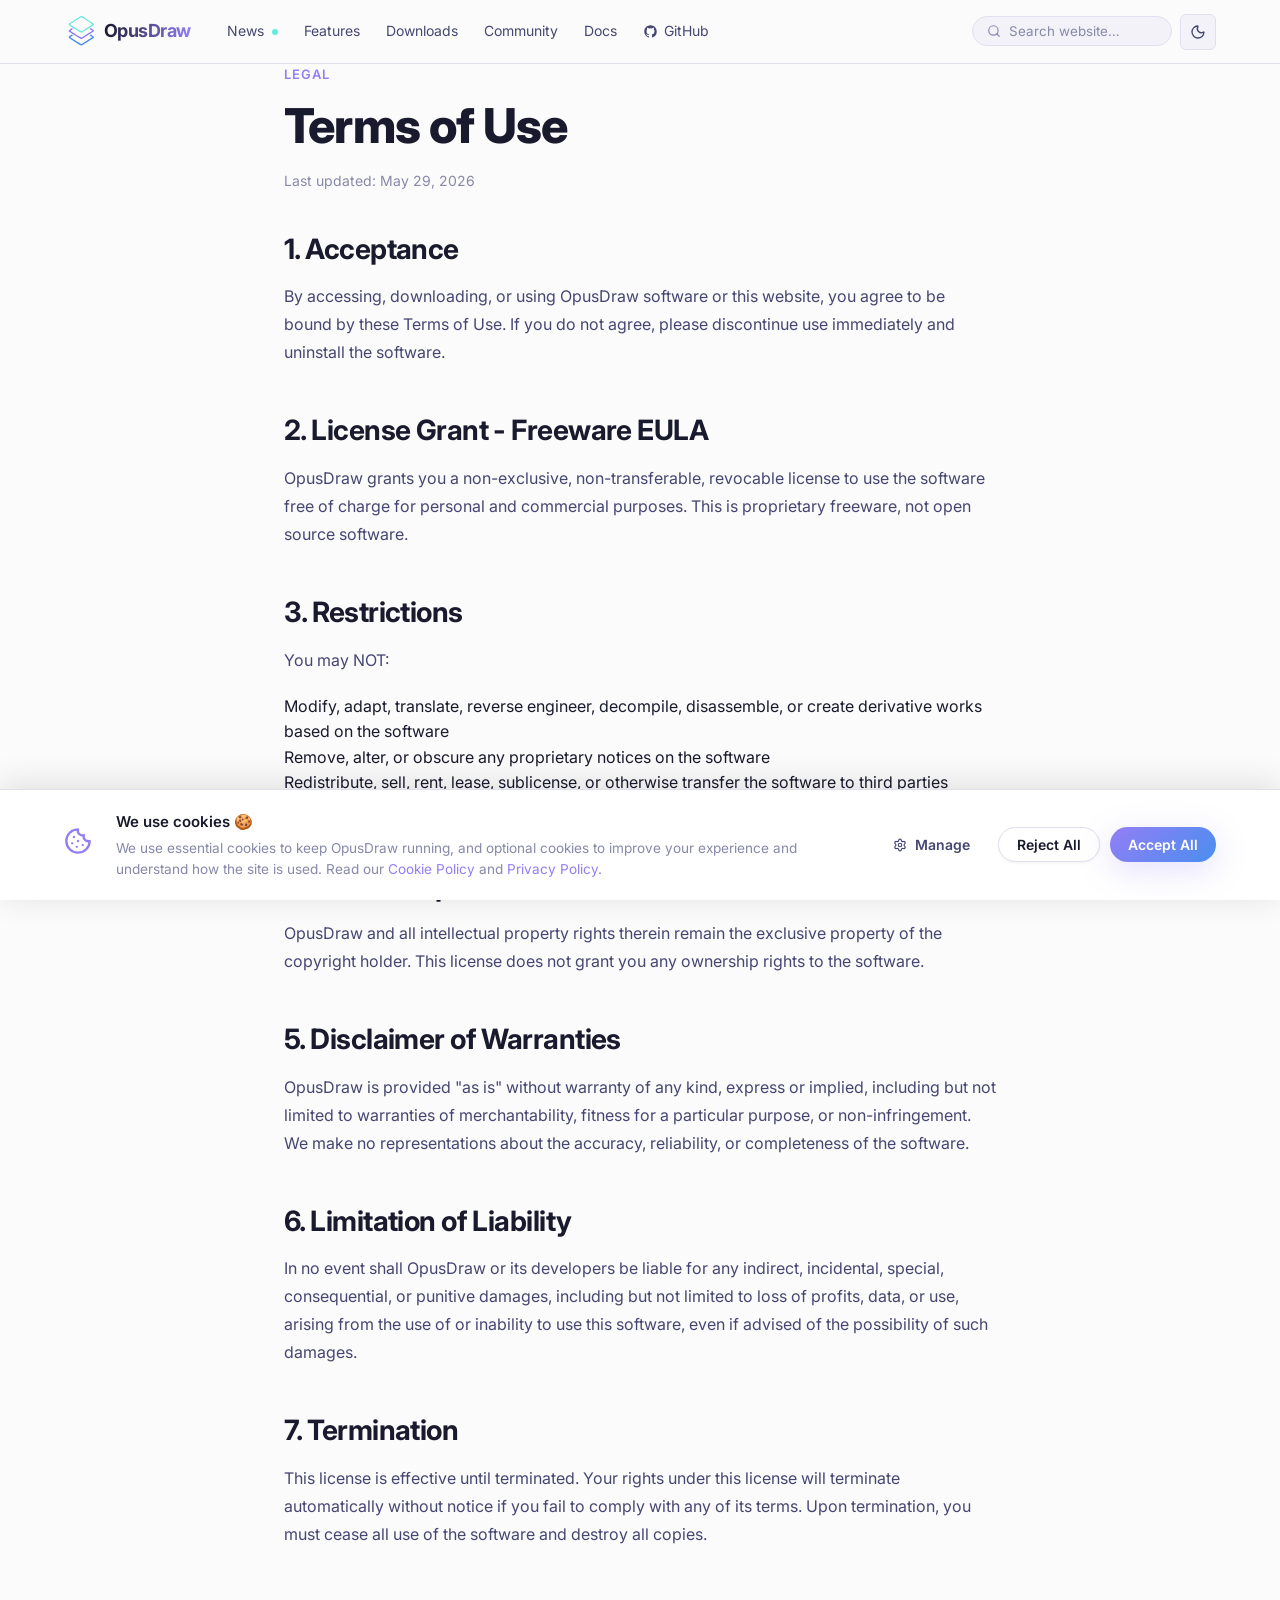
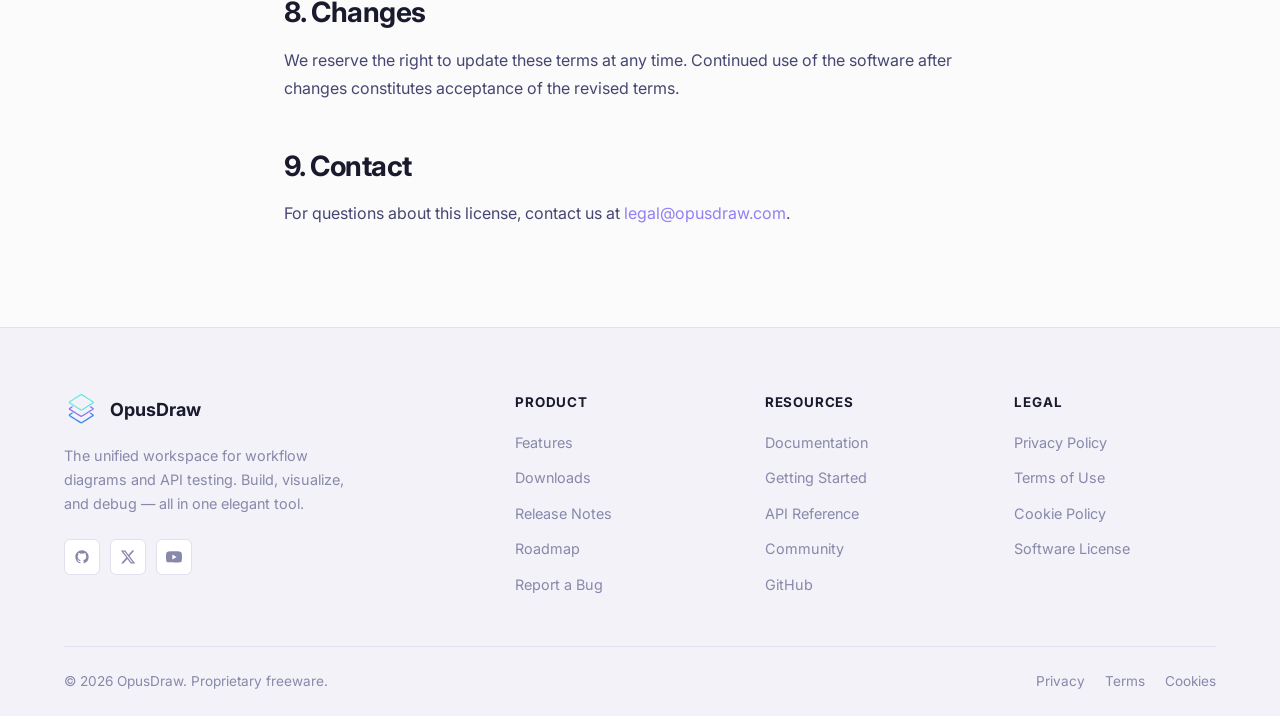
<file: terms/index.html>
<!DOCTYPE html>
<html>
<head>
  <title>Terms OpusDraw</title>
  <meta http-equiv="refresh" content="0; url=/#/terms">
  <link rel="canonical" href="/#/terms" />
  <script type="text/javascript">
    window.location.href = "/#/terms"
  </script>
</head>
<body>
<p>If you are not redirected automatically, follow this <a href="/#/terms">link to the download page</a>.</p>
</body>
</html>
</file>
<file: assets/index-Bxl8lqng.css>
*,:before,:after{box-sizing:border-box;margin:0;padding:0}html{scroll-behavior:smooth;font-size:16px}:root{--bg-primary:#fbfbfb;--bg-secondary:#f2f2f8;--bg-card:#fff;--bg-nav:#fbfbfbe0;--bg-code:#f0f0f7;--bg-overlay:#00000073;--text-primary:#1a1a2e;--text-secondary:#464672;--text-muted:#88a;--text-on-accent:#fff;--border-color:#e0e0ef;--border-subtle:#ebebf5;--teal:#65ebe0;--teal-dim:#3dd6c8;--purple:#937ef5;--purple-dim:#7c65e8;--blue:#4a8eef;--blue-dim:#2e78e0;--gradient-hero:linear-gradient(135deg, #937ef512 0%, #4a8eef0f 50%, #65ebe00f 100%);--gradient-btn:linear-gradient(135deg, #937ef5, #4a8eef);--gradient-teal:linear-gradient(135deg, #65ebe0, #4a8eef);--gradient-text:linear-gradient(135deg, #937ef5 0%, #4a8eef 60%, #65ebe0 100%);--shadow-xs:0 1px 3px #0000000f;--shadow-sm:0 2px 8px #00000014;--shadow-md:0 4px 24px #0000001a;--shadow-lg:0 8px 48px #00000021;--shadow-xl:0 16px 64px #00000029;--shadow-accent:0 8px 32px #937ef540;--nav-height:64px;--radius-sm:6px;--radius-md:12px;--radius-lg:20px;--radius-xl:32px;--radius-full:9999px;--transition:.22s cubic-bezier(.4, 0, .2, 1)}[data-theme=dark]{--bg-primary:#0d1014;--bg-secondary:#141820;--bg-card:#1a2030;--bg-nav:#0d1014eb;--bg-code:#1e2535;--bg-overlay:#000000a6;--text-primary:#e8eaf6;--text-secondary:#b0b8d4;--text-muted:#6878a0;--border-color:#252d3d;--border-subtle:#1d2535;--teal:#65ebe0;--teal-dim:#4cd9cc;--purple:#937ef5;--purple-dim:#a896f7;--blue:#4a8eef;--blue-dim:#6aaaf7;--gradient-hero:linear-gradient(135deg, #937ef512 0%, #4a8eef0f 50%, #65ebe00f 100%);--gradient-btn:linear-gradient(135deg, #937ef5, #4a8eef);--shadow-xs:0 1px 3px #0006;--shadow-sm:0 2px 8px #00000080;--shadow-md:0 4px 24px #00000080;--shadow-lg:0 8px 48px #0000008c;--shadow-xl:0 16px 64px #0009;--shadow-accent:0 8px 32px #937ef559}body{background-color:var(--bg-primary);color:var(--text-primary);-webkit-font-smoothing:antialiased;-moz-osx-font-smoothing:grayscale;transition:background-color var(--transition), color var(--transition);font-family:Inter,system-ui,-apple-system,BlinkMacSystemFont,sans-serif;line-height:1.6;overflow-x:hidden}a{color:var(--purple);transition:color var(--transition), opacity var(--transition);text-decoration:none}a:hover{opacity:.8}img,video{max-width:100%;display:block}ul{list-style:none}button{cursor:pointer;background:0 0;border:none;font-family:inherit}input,select{font-family:inherit}.gradient-text{background:var(--gradient-text);-webkit-text-fill-color:transparent;-webkit-background-clip:text;background-clip:text}h1,h2,h3,h4,h5{letter-spacing:-.02em;line-height:1.2}.container{width:100%;max-width:1200px;margin:0 auto;padding:0 24px}.container--wide{max-width:1440px}.section{padding:100px 0}.section--sm{padding:64px 0}.btn{border-radius:var(--radius-full);transition:all var(--transition);white-space:nowrap;align-items:center;gap:8px;padding:12px 24px;font-size:.9375rem;font-weight:600;display:inline-flex}.btn--primary{background:var(--gradient-btn);color:#fff;box-shadow:var(--shadow-accent)}.btn--primary:hover{color:#fff;opacity:1;transform:translateY(-2px);box-shadow:0 12px 40px #937ef566}.btn--secondary{background:var(--bg-card);color:var(--text-primary);border:1.5px solid var(--border-color);box-shadow:var(--shadow-xs)}.btn--secondary:hover{border-color:var(--purple);color:var(--purple);box-shadow:var(--shadow-sm);opacity:1;transform:translateY(-2px)}.btn--ghost{color:var(--text-secondary);border-radius:var(--radius-sm);padding:8px 16px}.btn--ghost:hover{background:var(--bg-secondary);color:var(--text-primary);opacity:1}.btn--sm{padding:8px 18px;font-size:.875rem}.btn--lg{padding:15px 32px;font-size:1rem}.btn--icon{border-radius:var(--radius-sm);padding:8px}.badge{border-radius:var(--radius-full);align-items:center;gap:6px;padding:4px 12px;font-size:.8125rem;font-weight:500;display:inline-flex}.badge--teal{color:var(--teal-dim);background:#65ebe026;border:1px solid #65ebe04d}.badge--purple{color:var(--purple);background:#937ef526;border:1px solid #937ef54d}.badge--blue{color:var(--blue);background:#4a8eef26;border:1px solid #4a8eef4d}.navbar{z-index:1000;height:var(--nav-height);background:var(--bg-nav);-webkit-backdrop-filter:blur(16px);border-bottom:1px solid var(--border-color);transition:background var(--transition), border-color var(--transition), box-shadow var(--transition);position:fixed;top:0;left:0;right:0}.navbar.scrolled{box-shadow:var(--shadow-md)}.navbar__inner{align-items:center;gap:8px;height:100%;display:flex}.navbar__logo{flex-shrink:0;align-items:center;gap:4px;margin-right:16px;text-decoration:none;display:flex}.navbar__logo-icon{width:32px;height:32px}.navbar__logo-text{letter-spacing:-.03em;background:linear-gradient(to right, var(--text-primary), var(--purple));-webkit-text-fill-color:transparent;color:#0000;transition:background var(--transition);-webkit-background-clip:text;background-clip:text;font-size:1.125rem;font-weight:700}.navbar__nav{flex:1;align-items:center;gap:2px;display:flex}.navbar__link{color:var(--text-secondary);border-radius:var(--radius-sm);transition:all var(--transition);padding:6px 12px;font-size:.875rem;text-decoration:none}.navbar__link:hover,.navbar__link.active{color:var(--text-primary);background:var(--bg-secondary);opacity:1}.navbar__link--github{align-items:center;gap:6px;display:flex}.navbar__spacer{flex:1}.navbar__search{border-radius:var(--radius-full);background:var(--bg-secondary);border:1.5px solid var(--border-color);transition:all var(--transition);align-items:center;gap:8px;width:200px;padding:6px 14px;display:flex}.navbar__search:focus-within{border-color:var(--purple);width:240px;box-shadow:0 0 0 3px #937ef51f}.navbar__search input{color:var(--text-primary);background:0 0;border:none;outline:none;width:100%;font-size:.8375rem}.navbar__search input::placeholder{color:var(--text-muted)}.navbar__search svg{color:var(--text-muted);flex-shrink:0}.navbar__theme-btn{border-radius:var(--radius-sm);width:36px;height:36px;color:var(--text-secondary);background:var(--bg-secondary);border:1.5px solid var(--border-color);transition:all var(--transition);flex-shrink:0;justify-content:center;align-items:center;display:flex}.navbar__theme-btn:hover{border-color:var(--purple);color:var(--purple);background:var(--bg-card)}.navbar__mobile-toggle{width:36px;height:36px;color:var(--text-secondary);border-radius:var(--radius-sm);justify-content:center;align-items:center;display:none}@media (width<=900px){.navbar__nav,.navbar__search{display:none}.navbar__mobile-toggle{display:flex}.navbar__theme-btn{margin-left:auto}.navbar__nav.open{top:var(--nav-height);background:var(--bg-card);border-bottom:1px solid var(--border-color);box-shadow:var(--shadow-md);flex-direction:column;align-items:flex-start;gap:4px;padding:16px 24px;display:flex;position:fixed;left:0;right:0}.navbar__nav.open .navbar__search{width:100%;margin-top:8px;display:flex}.navbar__spacer{display:none}}.hero{background:var(--gradient-hero);padding:140px 0 100px;position:relative;overflow:hidden}.hero:before{content:"";pointer-events:none;background:radial-gradient(#937ef51f 0%,#0000 70%);width:900px;height:600px;position:absolute;top:-200px;left:50%;transform:translate(-50%)}.hero__inner{grid-template-columns:1fr 1fr;align-items:center;gap:64px;display:grid}.hero__eyebrow{align-items:center;gap:12px;margin-bottom:24px;display:flex}.hero__eyebrow-line{background:var(--gradient-btn);border-radius:var(--radius-full);width:32px;height:2px}.hero__label{text-transform:uppercase;letter-spacing:.08em;color:var(--purple);font-size:.8125rem;font-weight:600}.hero__title{color:var(--text-primary);margin-bottom:24px;font-size:clamp(2.5rem,5vw,3.75rem);font-weight:800;line-height:1.1}.hero__description{color:var(--text-secondary);max-width:520px;margin-bottom:40px;font-size:1.125rem;line-height:1.7}.hero__actions{align-items:center;gap:16px;display:flex}.hero__platform-note{color:var(--text-muted);align-items:center;gap:6px;margin-top:20px;font-size:.8rem;display:flex}.hero__visual{background:#ff0;position:relative}.hero__mockup{background:var(--bg-card);border-radius:var(--radius-lg);border:1px solid var(--border-color);box-shadow:var(--shadow-xl);aspect-ratio:16/10;flex-direction:column;display:flex;overflow:hidden}.mockup__titlebar{background:var(--bg-secondary);border-bottom:1px solid var(--border-color);align-items:center;gap:8px;padding:12px 16px;display:flex}.mockup__dot{border-radius:50%;width:12px;height:12px}.mockup__dot--red{background:#ff6059}.mockup__dot--yellow{background:#febc2e}.mockup__dot--green{background:#28c840}.mockup__title{color:var(--text-muted);margin-left:8px;font-size:.8rem;font-weight:500}.mockup__body{flex:1;grid-template-columns:140px 1fr;display:grid;overflow:hidden}.mockup__sidebar{border-right:1px solid var(--border-color);flex-direction:column;gap:6px;padding:12px;display:flex}.mockup__sidebar-item{border-radius:var(--radius-sm);background:var(--bg-secondary);height:28px;position:relative;overflow:hidden}.mockup__sidebar-item:after{content:"";background:var(--border-color);border-radius:4px;width:60%;height:8px;position:absolute;top:50%;left:10px;transform:translateY(-50%)}.mockup__sidebar-item.active{background:#937ef51f;border:1px solid #937ef540}.mockup__sidebar-item.active:after{background:#937ef566}.mockup__canvas{position:relative;overflow:hidden}.hero__glow{filter:blur(80px);pointer-events:none;z-index:-1;border-radius:50%;width:300px;height:300px;position:absolute}.hero__glow--purple{background:#937ef52e;top:-100px;right:-80px}.hero__glow--teal{background:#65ebe01f;bottom:-80px;left:-60px}@media (width<=900px){.hero__inner{grid-template-columns:1fr}.hero__visual{order:-1}.hero{padding:120px 0 60px}}.features-overview{background:var(--bg-secondary);padding:100px 0}.section__header{text-align:center;margin-bottom:64px}.section__subtitle{text-transform:uppercase;letter-spacing:.1em;color:var(--purple);margin-bottom:14px;font-size:.8375rem;font-weight:600}.section__title{color:var(--text-primary);margin-bottom:16px;font-size:clamp(2rem,3.5vw,2.75rem);font-weight:800}.section__desc{color:var(--text-secondary);max-width:600px;margin:0 auto;font-size:1.0625rem;line-height:1.7}.features-grid{grid-template-columns:repeat(3,1fr);gap:24px;display:grid}@media (width<=900px){.features-grid{grid-template-columns:repeat(2,1fr)}}@media (width<=560px){.features-grid{grid-template-columns:1fr}}.feature-card{background:var(--bg-card);border:1px solid var(--border-color);border-radius:var(--radius-lg);transition:all var(--transition);padding:32px;position:relative;overflow:hidden}.feature-card:before{content:"";opacity:0;transition:opacity var(--transition);border-radius:inherit;position:absolute;inset:0}.feature-card:hover{box-shadow:var(--shadow-lg);border-color:var(--purple);transform:translateY(-4px)}.feature-card:hover:before{opacity:1}.feature-card__icon{border-radius:var(--radius-md);justify-content:center;align-items:center;width:48px;height:48px;margin-bottom:20px;display:flex}.feature-card__icon--teal{color:var(--teal-dim);background:#65ebe026}.feature-card__icon--purple{color:var(--purple);background:#937ef526}.feature-card__icon--blue{color:var(--blue);background:#4a8eef26}.feature-card__title{color:var(--text-primary);margin-bottom:10px;font-size:1.125rem;font-weight:700}.feature-card__desc{color:var(--text-secondary);font-size:.9375rem;line-height:1.65}.showcase{padding:100px 0}.showcase__inner{grid-template-columns:1fr 1fr;align-items:center;gap:80px;display:grid}.showcase__inner.reverse{direction:rtl}.showcase__inner.reverse>*{direction:ltr}@media (width<=900px){.showcase__inner{grid-template-columns:1fr;gap:40px}.showcase__inner.reverse{direction:ltr}}.showcase__tag{text-transform:uppercase;letter-spacing:.08em;color:var(--teal-dim);align-items:center;gap:6px;margin-bottom:16px;font-size:.8125rem;font-weight:600;display:inline-flex}.showcase__title{color:var(--text-primary);margin-bottom:20px;font-size:clamp(1.75rem,3vw,2.375rem);font-weight:800;line-height:1.2}.showcase__desc{color:var(--text-secondary);margin-bottom:32px;font-size:1rem;line-height:1.75}.showcase__list{flex-direction:column;gap:12px;margin-bottom:32px;display:flex}.showcase__list-item{color:var(--text-secondary);align-items:flex-start;gap:12px;font-size:.9375rem;display:flex}.showcase__list-item svg{color:var(--teal);flex-shrink:0;margin-top:2px}.showcase__visual{background:var(--bg-card);border-radius:var(--radius-lg);border:1px solid var(--border-color);box-shadow:var(--shadow-lg);overflow:hidden}.code-panel{padding:24px}.code-panel__header{align-items:center;gap:10px;margin-bottom:16px;display:flex}.code-panel__method{border-radius:var(--radius-sm);padding:3px 10px;font-family:JetBrains Mono,monospace;font-size:.75rem;font-weight:700}.method--get{color:var(--teal-dim);background:#65ebe026}.method--post{color:var(--purple);background:#937ef526}.method--put{color:#c99520;background:#febc2e26}.method--delete{color:#e04040;background:#ff605926}.code-panel__url{color:var(--text-secondary);text-overflow:ellipsis;white-space:nowrap;flex:1;font-family:JetBrains Mono,monospace;font-size:.8rem;overflow:hidden}.code-panel__send{border-radius:var(--radius-full);background:var(--gradient-btn);color:#fff;padding:5px 14px;font-size:.8rem;font-weight:600}.code-panel__tabs{border-bottom:1px solid var(--border-color);gap:2px;margin-bottom:16px;display:flex}.code-panel__tab{color:var(--text-muted);cursor:pointer;transition:all var(--transition);border-bottom:2px solid #0000;padding:6px 14px;font-size:.8rem}.code-panel__tab.active{color:var(--purple);border-bottom-color:var(--purple)}.code-panel__code{color:var(--text-secondary);background:var(--bg-code);border-radius:var(--radius-sm);padding:16px;font-family:JetBrains Mono,monospace;font-size:.78rem;line-height:1.8}.code-panel__code .key{color:var(--purple)}.code-panel__code .str{color:var(--teal-dim)}.code-panel__code .num{color:var(--blue)}.code-panel__code .bool{color:#e04040}.code-panel__status{color:var(--text-muted);align-items:center;gap:8px;margin-top:12px;font-family:JetBrains Mono,monospace;font-size:.8rem;display:flex}.code-panel__status-dot{background:#28c840;border-radius:50%;width:8px;height:8px}.platforms{background:var(--bg-secondary);padding:80px 0}.platforms__grid{grid-template-columns:repeat(3,1fr);gap:24px;margin-top:48px;display:grid}@media (width<=700px){.platforms__grid{grid-template-columns:1fr}}.platform-card{background:var(--bg-card);border:1px solid var(--border-color);border-radius:var(--radius-lg);text-align:center;transition:all var(--transition);padding:32px 28px}.platform-card:hover{box-shadow:var(--shadow-md);border-color:var(--purple);transform:translateY(-4px)}.platform-card__icon{width:56px;height:56px;color:var(--purple);margin:0 auto 16px}.platform-card__name{color:var(--text-primary);margin-bottom:8px;font-size:1.25rem;font-weight:700}.platform-card__formats{flex-wrap:wrap;justify-content:center;gap:6px;margin-bottom:24px;display:flex}.format-tag{border-radius:var(--radius-full);background:var(--bg-secondary);color:var(--text-muted);border:1px solid var(--border-color);padding:3px 10px;font-family:JetBrains Mono,monospace;font-size:.75rem}.community-banner{text-align:center;padding:100px 0;position:relative;overflow:hidden}.community-banner:before{content:"";background:var(--gradient-hero);position:absolute;inset:0}.community-banner__inner{z-index:1;position:relative}.community-banner__title{color:var(--text-primary);margin-bottom:20px;font-size:clamp(2rem,4vw,3rem);font-weight:800}.community-banner__desc{color:var(--text-secondary);max-width:560px;margin:0 auto 40px;font-size:1.125rem;line-height:1.7}.community-banner__actions{flex-wrap:wrap;justify-content:center;gap:16px;display:flex}.footer{background:var(--bg-secondary);border-top:1px solid var(--border-color);padding:64px 0 0}.footer__inner{grid-template-columns:2fr 1fr 1fr 1fr;gap:48px;display:grid}@media (width<=900px){.footer__inner{grid-template-columns:1fr 1fr;gap:32px}}@media (width<=560px){.footer__inner{grid-template-columns:1fr}}.footer__logo{align-items:center;gap:10px;margin-bottom:16px;text-decoration:none;display:flex}.footer__logo-text{color:var(--text-primary);font-size:1.125rem;font-weight:700}.footer__tagline{color:var(--text-muted);max-width:280px;margin-bottom:24px;font-size:.9rem;line-height:1.65}.footer__social{gap:10px;display:flex}.footer__social-link{border-radius:var(--radius-sm);background:var(--bg-card);border:1px solid var(--border-color);width:36px;height:36px;color:var(--text-muted);transition:all var(--transition);justify-content:center;align-items:center;display:flex}.footer__social-link:hover{border-color:var(--purple);color:var(--purple);opacity:1}.footer__col-title{text-transform:uppercase;letter-spacing:.06em;color:var(--text-primary);margin-bottom:16px;font-size:.8375rem;font-weight:700}.footer__links{flex-direction:column;gap:10px;display:flex}.footer__link{color:var(--text-muted);transition:color var(--transition);font-size:.9rem;text-decoration:none}.footer__link:hover{color:var(--text-primary);opacity:1}.footer__bottom{border-top:1px solid var(--border-color);flex-wrap:wrap;justify-content:space-between;align-items:center;gap:12px;margin-top:48px;padding:24px 0;display:flex}.footer__bottom-text{color:var(--text-muted);font-size:.85rem}.footer__bottom-links{gap:20px;display:flex}.footer__bottom-link{color:var(--text-muted);transition:color var(--transition);font-size:.85rem;text-decoration:none}.footer__bottom-link:hover{color:var(--text-primary);opacity:1}.cookie-consent{z-index:9999;background:var(--bg-card);border-top:1px solid var(--border-color);transition:transform .4s cubic-bezier(.4,0,.2,1);position:fixed;bottom:0;left:0;right:0;transform:translateY(100%);box-shadow:0 -4px 32px #0000001f}.cookie-consent.visible{transform:translateY(0)}.cookie-consent__inner{flex-wrap:wrap;align-items:center;gap:24px;max-width:1200px;margin:0 auto;padding:20px 24px;display:flex}.cookie-consent__icon{flex-shrink:0;font-size:1.75rem}.cookie-consent__text{flex:1;min-width:260px}.cookie-consent__title{color:var(--text-primary);margin-bottom:4px;font-size:.9375rem;font-weight:600}.cookie-consent__desc{color:var(--text-muted);font-size:.85rem;line-height:1.55}.cookie-consent__desc a{color:var(--purple)}.cookie-consent__actions{flex-wrap:wrap;flex-shrink:0;gap:10px;display:flex}.cookie-consent__details{border-bottom:1px solid var(--border-color);background:var(--bg-secondary);width:100%;max-width:1200px;margin:0 auto;padding:20px 24px 16px}.cookie-details__grid{flex-direction:column;gap:12px;margin-bottom:16px;display:flex}.cookie-details__row{background:var(--bg-card);border:1px solid var(--border-color);border-radius:var(--radius-md);justify-content:space-between;align-items:center;gap:16px;padding:12px 16px;display:flex}.cookie-details__info{flex-direction:column;flex:1;gap:2px;display:flex}.cookie-details__name{color:var(--text-primary);font-size:.875rem;font-weight:600}.cookie-details__desc{color:var(--text-muted);font-size:.8rem;line-height:1.45}.cookie-details__badge{border-radius:var(--radius-full);color:var(--teal-dim);white-space:nowrap;background:#65ebe01f;border:1px solid #65ebe040;flex-shrink:0;padding:3px 10px;font-size:.72rem;font-weight:600}.cookie-details__footer{justify-content:flex-end;display:flex}.cookie-toggle{cursor:pointer;flex-shrink:0;width:38px;height:22px;display:inline-block;position:relative}.cookie-toggle input{opacity:0;width:0;height:0;position:absolute}.cookie-toggle__slider{background:var(--border-color);transition:background var(--transition);border-radius:22px;position:absolute;inset:0}.cookie-toggle__slider:before{content:"";width:16px;height:16px;transition:transform var(--transition);background:#fff;border-radius:50%;position:absolute;top:3px;left:3px;box-shadow:0 1px 3px #0003}.cookie-toggle input:checked+.cookie-toggle__slider{background:var(--purple)}.cookie-toggle input:checked+.cookie-toggle__slider:before{transform:translate(16px)}.cookie-toggle input:focus-visible+.cookie-toggle__slider{outline:2px solid var(--purple);outline-offset:2px}.page-hero{background:var(--gradient-hero);text-align:center;padding:120px 0 60px}.page-hero__title{color:var(--text-primary);margin-bottom:16px;font-size:clamp(2.25rem,4vw,3rem);font-weight:800}.page-hero__desc{color:var(--text-secondary);max-width:560px;margin:0 auto;font-size:1.0625rem;line-height:1.7}.download-version-bar{background:var(--bg-secondary);border-bottom:1px solid var(--border-color);padding:14px 0}.download-version-bar__inner{flex-wrap:wrap;justify-content:center;align-items:center;gap:24px;display:flex}.version-info{color:var(--text-muted);align-items:center;gap:8px;font-size:.875rem;display:flex}.version-info strong{color:var(--text-primary);font-weight:600}.version-chip{border-radius:var(--radius-full);color:var(--purple);background:#937ef51f;border:1px solid #937ef540;align-items:center;gap:4px;padding:3px 10px;font-size:.8rem;font-weight:600;display:inline-flex}.download-page{padding:64px 0 100px}.download-platform{margin-bottom:64px}.download-platform__header{border-bottom:1px solid var(--border-color);align-items:center;gap:16px;margin-bottom:10px;padding-bottom:20px;display:flex}.download-platform__icon{width:44px;height:44px;color:var(--purple)}.download-platform__title{color:var(--text-primary);font-size:1.5rem;font-weight:700}.download-platform__subtitle{color:var(--text-muted);margin-top:2px;font-size:.875rem}.download-table{border-collapse:collapse;border:1px solid var(--border-color);border-radius:var(--radius-lg);width:100%;overflow:hidden}.download-table th{background:var(--bg-secondary);text-align:left;text-transform:uppercase;letter-spacing:.06em;color:var(--text-muted);border-bottom:1px solid var(--border-color);padding:12px 20px;font-size:.8rem;font-weight:600}.download-table td{color:var(--text-secondary);border-bottom:1px solid var(--border-subtle);vertical-align:middle;padding:14px 20px;font-size:.9125rem}.download-table tr:last-child td{border-bottom:none}.download-table tr:hover td{background:var(--bg-secondary)}.download-table td:first-child{color:var(--text-primary);font-family:JetBrains Mono,monospace;font-size:.875rem;font-weight:500}.download-table td .arch-chip{border-radius:var(--radius-full);background:var(--bg-secondary);border:1px solid var(--border-color);color:var(--text-muted);margin-left:8px;padding:2px 8px;font-family:JetBrains Mono,monospace;font-size:.75rem;display:inline-block}.download-btn{border-radius:var(--radius-full);background:var(--gradient-btn);color:#fff;transition:all var(--transition);box-shadow:var(--shadow-xs);align-items:center;gap:6px;padding:8px 18px;font-size:.875rem;font-weight:600;text-decoration:none;display:inline-flex}.download-btn:hover{box-shadow:var(--shadow-accent);opacity:1;color:#fff;transform:translateY(-1px)}.download-btn--ghost{color:var(--purple);box-shadow:none;background:0 0;border:1.5px solid #937ef559}.download-btn--ghost:hover{color:var(--purple);box-shadow:none;background:#937ef514}@media (width<=700px){.download-table{-webkit-overflow-scrolling:touch;display:block;overflow-x:auto}}.inner-page{padding:120px 0 80px}.inner-page__hero{margin-bottom:56px}.inner-page__eyebrow{text-transform:uppercase;letter-spacing:.08em;color:var(--purple);margin-bottom:12px;font-size:.8125rem;font-weight:600}.inner-page__title{color:var(--text-primary);margin-bottom:16px;font-size:clamp(2rem,4vw,3rem);font-weight:800}.inner-page__desc{color:var(--text-secondary);max-width:600px;font-size:1.0625rem;line-height:1.7}.coming-soon{text-align:center;flex-direction:column;justify-content:center;align-items:center;padding:80px 24px;display:flex}.coming-soon__icon{color:var(--purple);opacity:.7;margin-bottom:24px}.coming-soon__title{color:var(--text-primary);margin-bottom:12px;font-size:1.5rem;font-weight:700}.coming-soon__desc{color:var(--text-muted);max-width:400px;font-size:1rem;line-height:1.65}.news-grid{grid-template-columns:repeat(auto-fill,minmax(340px,1fr));gap:28px;display:grid}.news-card{background:var(--bg-card);border:1px solid var(--border-color);border-radius:var(--radius-lg);transition:all var(--transition);flex-direction:column;display:flex;overflow:hidden}.news-card:hover{box-shadow:var(--shadow-md);border-color:var(--purple);transform:translateY(-4px)}.news-card__img{background:var(--gradient-hero);height:180px;color:var(--purple);opacity:.8;justify-content:center;align-items:center;display:flex}.news-card__body{flex-direction:column;flex:1;padding:24px;display:flex}.news-card__meta{color:var(--text-muted);align-items:center;gap:12px;margin-bottom:12px;font-size:.8125rem;display:flex}.news-card__title{color:var(--text-primary);margin-bottom:10px;font-size:1.125rem;font-weight:700;line-height:1.35}.news-card__excerpt{color:var(--text-secondary);flex:1;margin-bottom:20px;font-size:.9rem;line-height:1.6}.news-card__link{color:var(--purple);transition:gap var(--transition);align-items:center;gap:4px;font-size:.875rem;font-weight:600;text-decoration:none;display:flex}.news-card__link:hover{opacity:1;gap:8px}.docs-layout{grid-template-columns:260px 1fr;align-items:start;gap:48px;display:grid}@media (width<=860px){.docs-layout{grid-template-columns:1fr}}.docs-sidebar{top:calc(var(--nav-height) + 24px);position:sticky}.docs-sidebar__section{margin-bottom:24px}.docs-sidebar__section-title{text-transform:uppercase;letter-spacing:.08em;color:var(--text-muted);margin-bottom:8px;padding:0 12px;font-size:.75rem;font-weight:700}.docs-sidebar__link{border-radius:var(--radius-sm);color:var(--text-secondary);transition:all var(--transition);padding:7px 12px;font-size:.9rem;text-decoration:none;display:block}.docs-sidebar__link:hover,.docs-sidebar__link.active{background:var(--bg-secondary);color:var(--text-primary);opacity:1}.docs-sidebar__link.active{color:var(--purple);background:#937ef514}.docs-content h2{color:var(--text-primary);margin-top:48px;margin-bottom:16px;font-size:1.75rem;font-weight:700}.docs-content h2:first-child{margin-top:0}.docs-content p{color:var(--text-secondary);margin-bottom:20px;font-size:1rem;line-height:1.75}.docs-content code{background:var(--bg-code);border-radius:var(--radius-sm);color:var(--purple);padding:2px 8px;font-family:JetBrains Mono,monospace;font-size:.875em}.page-enter{animation:.3s forwards pageEnter}@keyframes pageEnter{0%{opacity:0;transform:translateY(12px)}to{opacity:1;transform:translateY(0)}}.scroll-offset{padding-top:var(--nav-height)}.divider{background:var(--border-color);height:1px;margin:0}.nav-badge{background:var(--teal);vertical-align:middle;border-radius:50%;width:6px;height:6px;margin-left:4px;display:inline-block}@media (width<=560px){.section{padding:64px 0}.hero{padding:110px 0 56px}.hero__actions{flex-direction:column;width:100%}.hero__actions .btn{justify-content:center;width:100%}.community-banner__actions{flex-direction:column;align-items:center}.btn--lg{justify-content:center;width:100%}}
</file>
